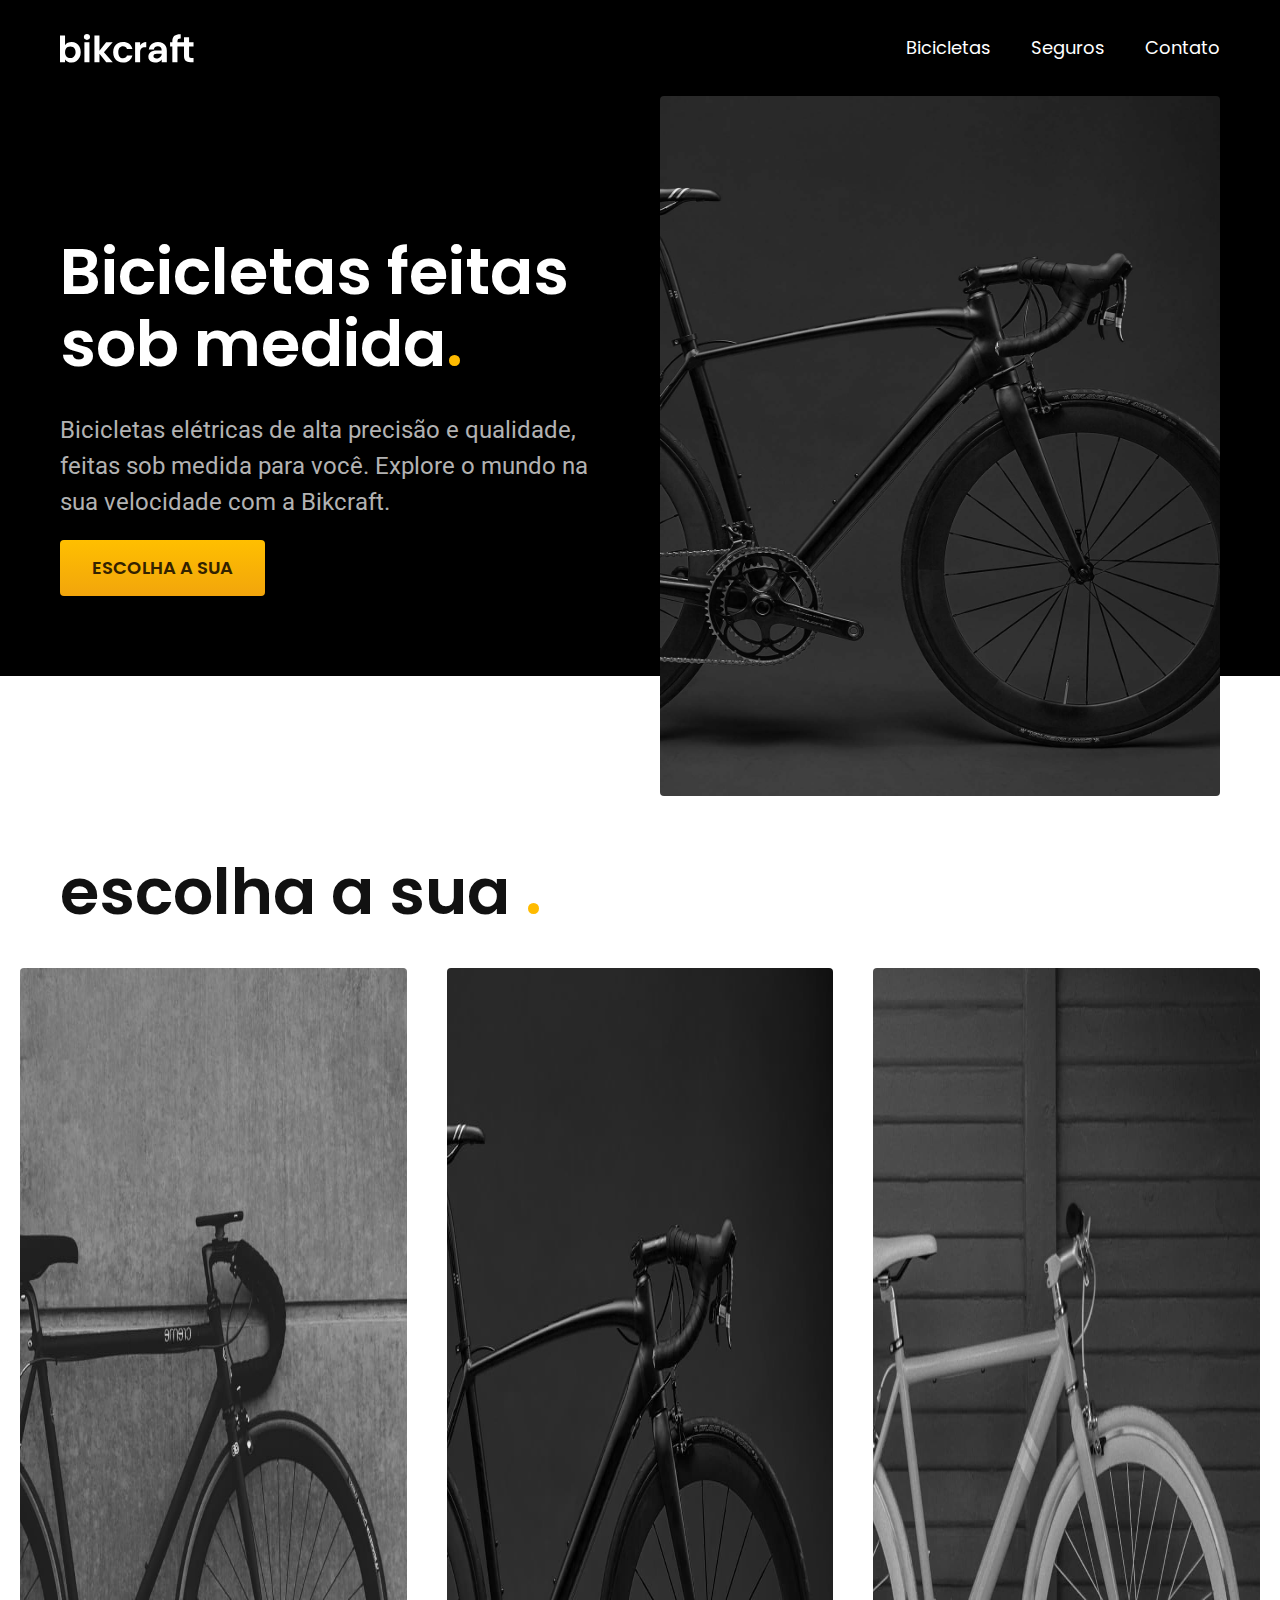
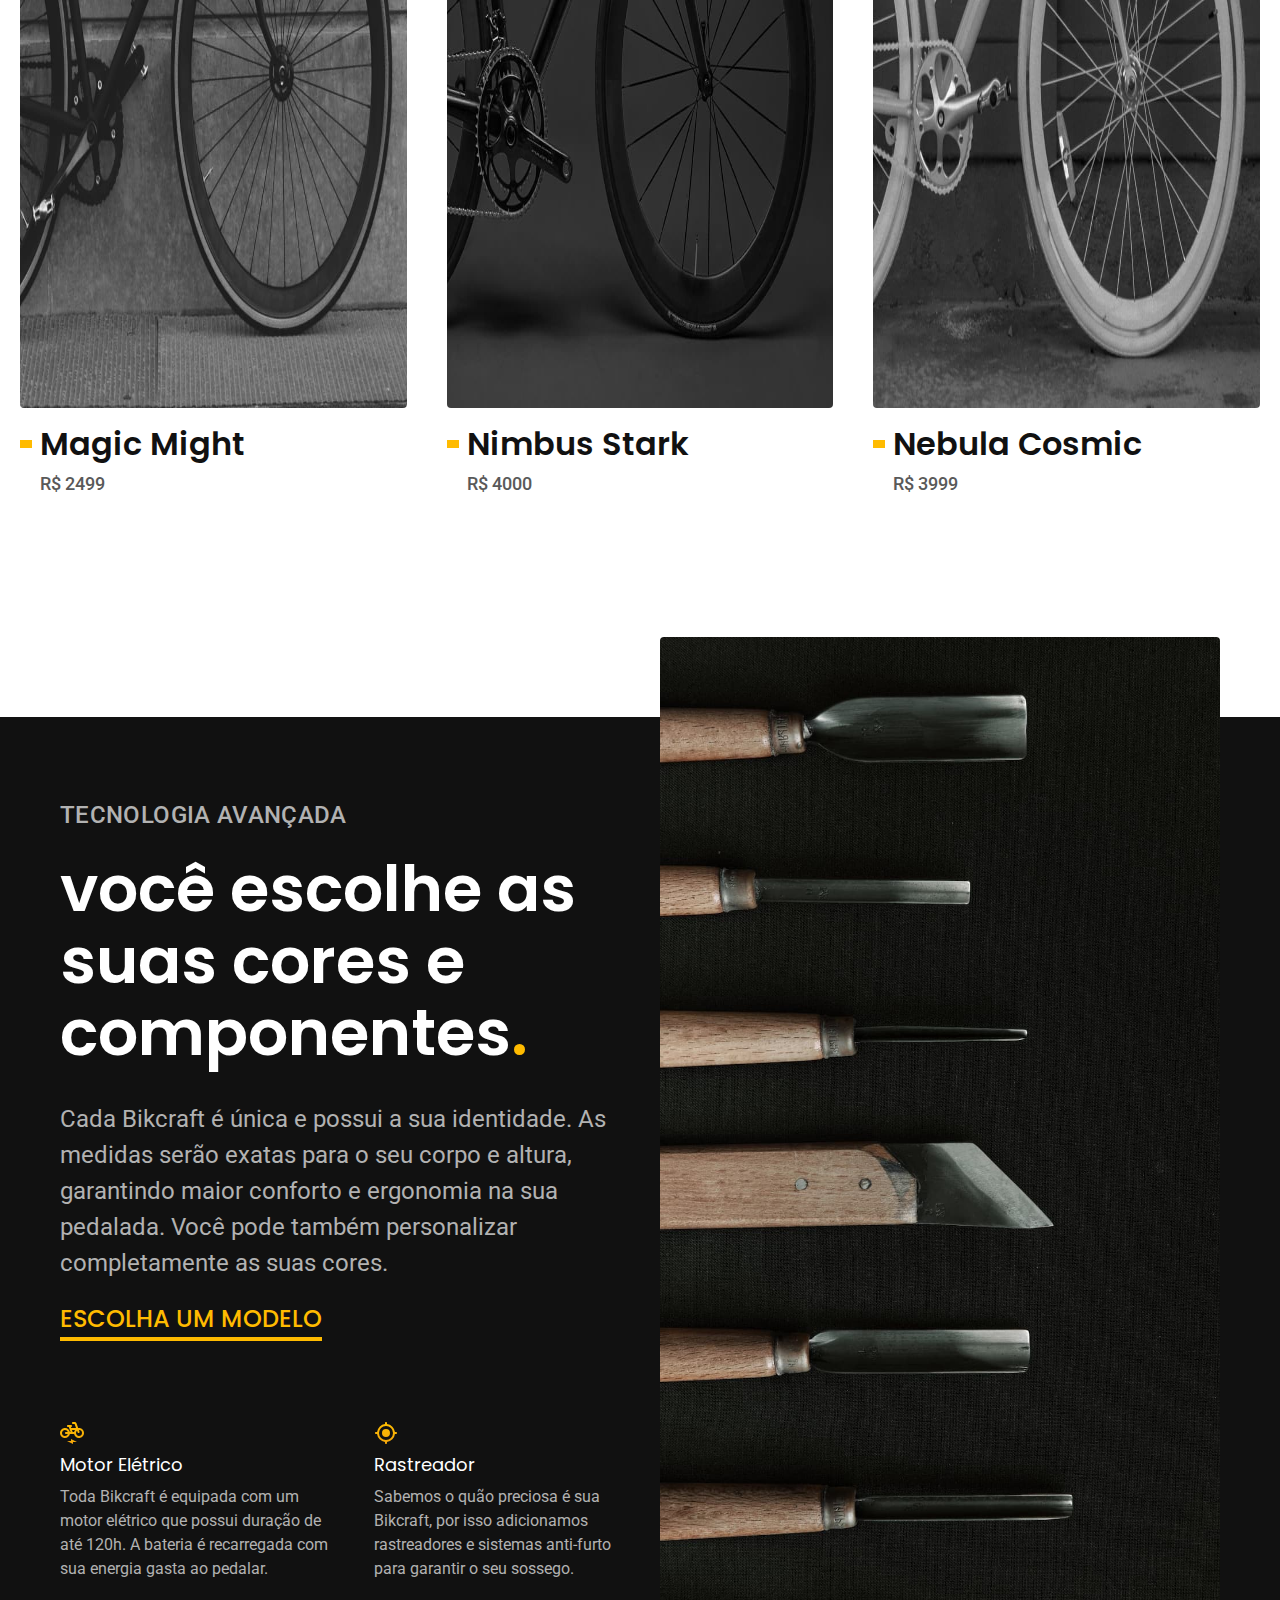
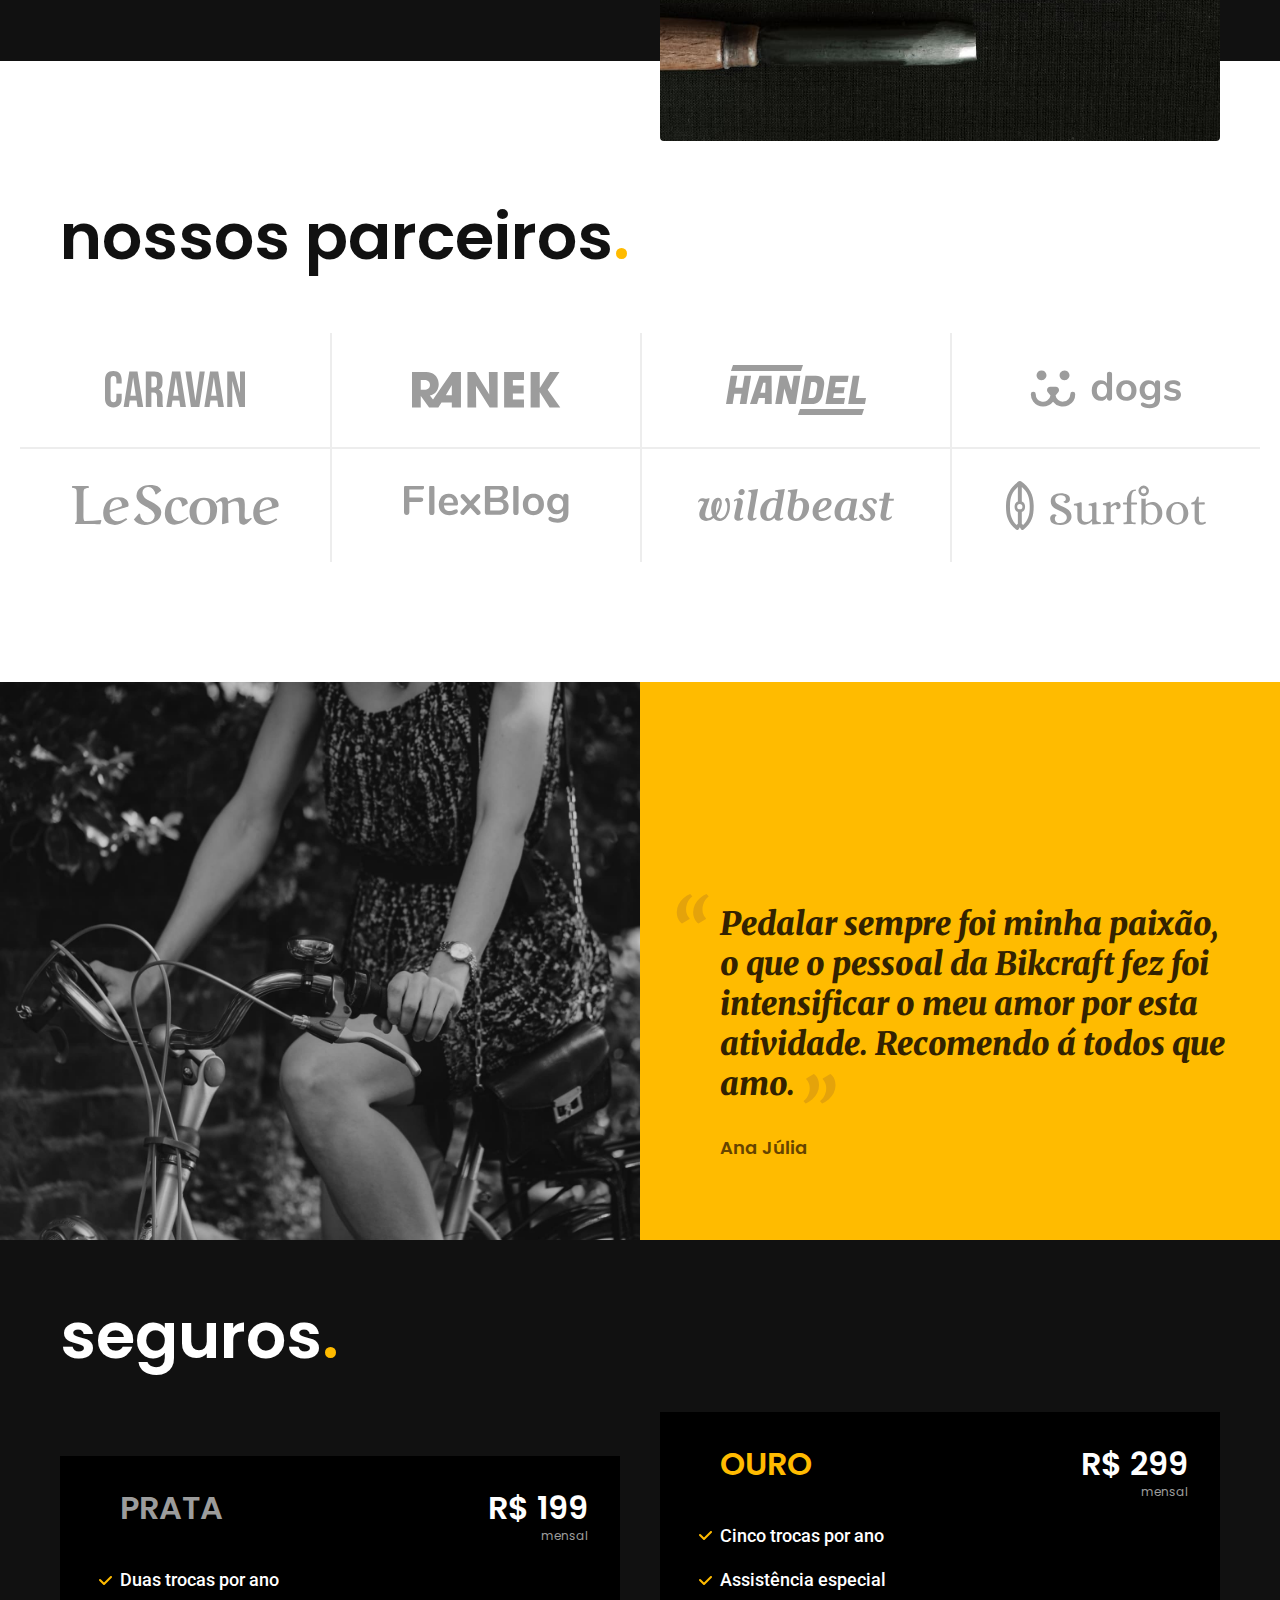
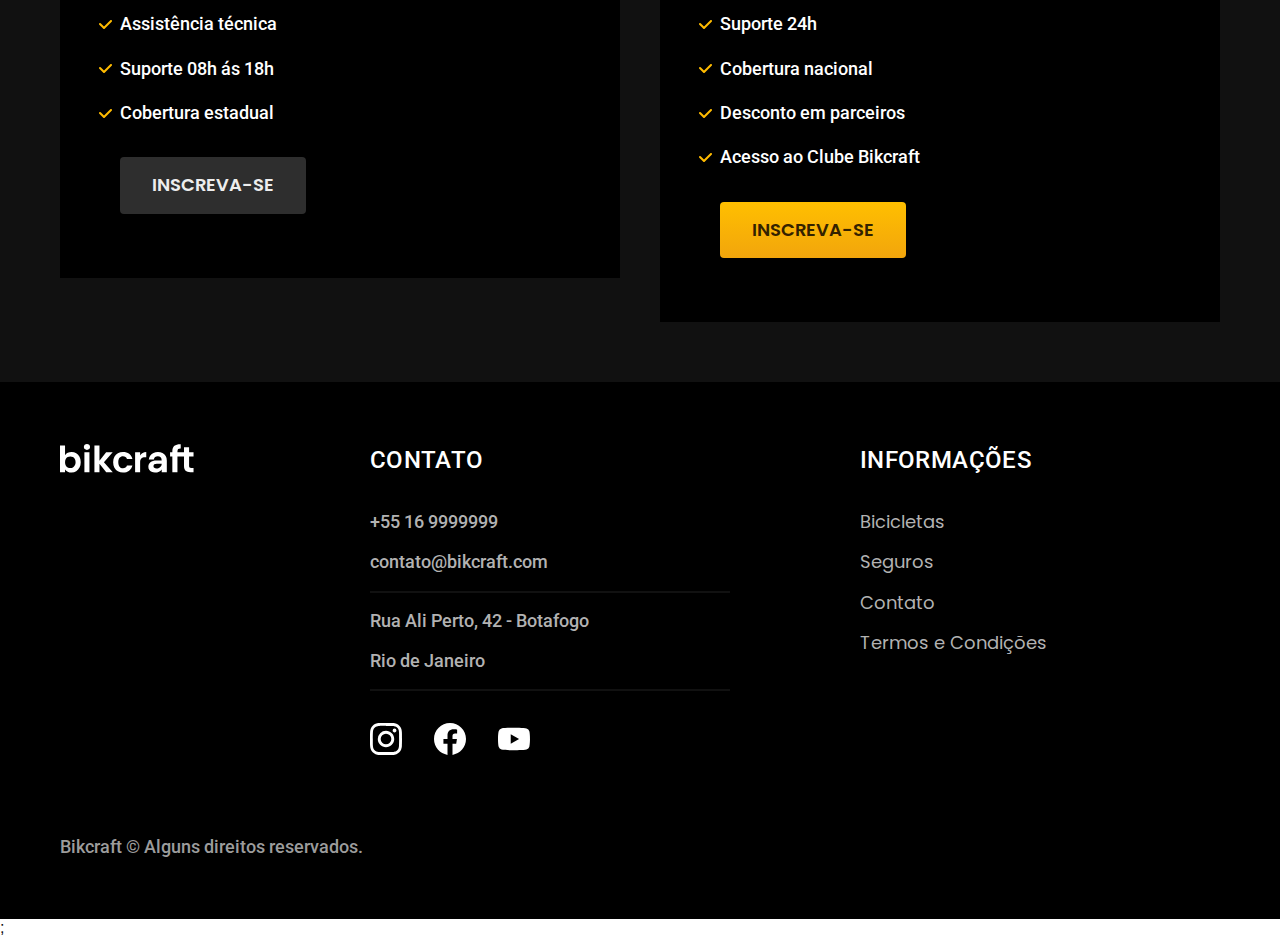
<file: index.html>
<!DOCTYPE html>
<html lang="pt-br">

<head>
    <meta charset="UTF-8">
    <meta name="viewport" content="width=device-width, initial-scale=1.0">

    <title>Bikcraft - Bicicletas Elétricas</title>
    <meta name="description"
        content="Bicicletas elétricas de alta precisão e qualidade, feitas sob medida para você. Explore o mundo na sua velocidade com a Bikcraft.">
    <link rel="preload" href="./css/style.css" as="style">
    <link rel="stylesheet" href="./css/style.css">

    <link rel="preconnect" href="https://fonts.googleapis.com">
    <link rel="preconnect" href="https://fonts.gstatic.com" crossorigin>
    <link
        href="https://fonts.googleapis.com/css2?family=Merriweather:ital,wght@1,900&family=Poppins:wght@400;600&family=Roboto:wght@500&display=swap"
        rel="stylesheet">

    <script>document.documentElement.classList.add('js');</script>
</head>

<body>
    <header class="header-bg">
        <div class="header container">
            <a href="./">
                <img src="./img/bikcraft.svg" width="136" height="32" alt="Bikcraft">
            </a>
            <nav aria-label="primaria">
                <ul class="header-menu font-1-m cor-0">
                    <li><a href="./bicicletas.html">Bicicletas</a></li>
                    <li><a href="./seguros.html">Seguros</a></li>
                    <li><a href="./contato.html">Contato</a></li>
                </ul>
            </nav>
        </div>
    </header>

    <main class="introducao-bg">
        <div class="introducao container">
            <div class="introducao-conteudo">
                <h1 class="font-1-xxl cor-0 fadeInDown" data-anime="200">Bicicletas feitas sob medida<span
                        class="cor-p1">.</span></h1>
                <p class="font-2-l cor-5 fadeInDown" data-anime="400">Bicicletas elétricas de alta precisão e qualidade,
                    feitas sob medida para
                    você. Explore o mundo na sua velocidade com a Bikcraft.</p>
                <a class="botao fadeInDown" data-anime="600" href="./bicicletas.html">Escolha a sua</a>
            </div>
            <picture data-anime="800" class="fadeInDown">
                <source media="(max-width: 800px)" srcset="./img/bicicletas/nimbus.jpg">
                <img src="./img/fotos/introducao.jpg" width="1280" height="1600" alt="Bicicleta elétrica preta.">
            </picture>
        </div>
    </main>

    <article class="bicicletas-lista">
        <h2 class="font-1-xxl container">escolha a sua <span class="cor-p1">.</span></h2>

        <ul>
            <li>
                <a href="./bicicletas/magic.html">
                    <img src="img/bicicletas/magic-home.jpg" alt="Bicicleta Preta" width="920" height="1040">
                    <h3 class="font-1-xl">Magic Might</h3>
                    <span class="font-2-m cor-8">R$ 2499</span>
                </a>
            </li>

            <li>
                <a href="./bicicletas/nimbus.html">
                    <img src="img/bicicletas/nimbus-home.jpg" alt="Bicicleta Preta" width="920" height="1040">
                    <h3 class="font-1-xl">Nimbus Stark</h3>
                    <span class="font-2-m cor-8">R$ 4000</span>
                </a>
            </li>
            <li>
                <a href="./bicicletas/nebula.html">
                    <img src="img/bicicletas/nebula-home.jpg" alt="Bicicleta Preta" width="920" height="1040">
                    <h3 class="font-1-xl">Nebula Cosmic</h3>
                    <span class="font-2-m cor-8">R$ 3999</span>
                </a>
            </li>
    </article>

    <article class="tecnologia-bg">
        <div class="tecnologia container">
            <div class="tecnologia-conteudo">
                <span class="font-2-l-b cor-5">Tecnologia Avançada</span>
                <h2 class="font-1-xxl cor-0">você escolhe as suas cores e componentes<span class="cor-p1">.</span></h2>
                <p class="font-2-l cor-5">Cada Bikcraft é única e possui a sua identidade. As medidas serão exatas para
                    o seu corpo e altura, garantindo maior conforto e ergonomia na sua pedalada. Você pode também
                    personalizar completamente as suas cores.</p>
                <a class="link" href="./bicicletas.html">Escolha um modelo</a>
                <div class="tecnologia-vantagens">
                    <div>
                        <img src="img/icones/eletrica.svg" width="24" height="24" alt="">
                        <h3 class="font-1-m cor-0">Motor Elétrico</h3>
                        <p class="font-2-s cor-5">Toda Bikcraft é equipada com um motor elétrico que possui duração de
                            até 120h. A bateria é recarregada com sua energia gasta ao pedalar.</p>
                    </div>
                    <div>
                        <img src="img/icones/rastreador.svg" width="24" height="24" alt="">
                        <h3 class="font-1-m cor-0">Rastreador</h3>
                        <p class="font-2-s cor-5">Sabemos o quão preciosa é sua Bikcraft, por isso adicionamos
                            rastreadores e sistemas anti-furto para garantir o seu sossego.</p>
                    </div>
                </div>
            </div>
            <div class="tecnologia-imagem">
                <img src="img/fotos/tecnologia.jpg" width="1200" height="1920" alt="">
            </div>
        </div>
    </article>

    <section class="parceiros" aria-label="Nossos Parceiros">
        <h2 class="font-1-xxl container">nossos parceiros<span class="cor-p1">.</span></h2>

        <ul>
            <li><img src="img/parceiros/caravan.svg" alt="caravan" width="140" height="38"></li>
            <li><img src="img/parceiros/ranek.svg" alt="ranek.svg" width="149" height="36"></li>
            <li><img src="img/parceiros/handel.svg" alt="handel.svg" width="140" height="50"></li>
            <li><img src="img/parceiros/dogs.svg" alt="dogs.svg" width="152" height="39"></li>
            <li><img src="img/parceiros/lescone.svg" alt="lescone.svg" width="208" height="41"></li>
            <li><img src="img/parceiros/flexblog.svg" alt="flexblog.svg" width="165" height="38"></li>
            <li><img src="img/parceiros/wildbeast.svg" alt="wildbeast.svg" width="196" height="34"></li>
            <li><img src="img/parceiros/surfbot.svg" alt="surfbot.svg" width="200" height="49"></li>
        </ul>
    </section>

    <section class="depoimento" aria-label="Depoimento">
        <div>
            <img src="img/fotos/depoimento.jpg" alt="Pessoa pedalando uma bicicleta Bikcraft" width="1560"
                height="1360">
        </div>
        <div class="depoimento-conteudo">
            <blockquote class="font-1-xl cor-p5">
                <p>Pedalar sempre foi minha paixão, o que o pessoal da Bikcraft fez foi intensificar o meu amor por esta
                    atividade. Recomendo á todos que amo.</p>
            </blockquote>
            <span class="font-1-m-b cor-p4">Ana Júlia</span>
        </div>
    </section>

    <article class="seguros-bg">
        <div class="seguros container">
            <h2 class="font-1-xxl cor-0">seguros<span class="cor-p1">.</span></h2>
            <div class="seguros-item">
                <h3 class="font-1-xl cor-6">PRATA</h3>
                <span class="font-1-xl cor-0">R$ 199 <span class="font-1-xs cor-6">mensal</span></span>
                <ul class="font-2-m cor-0">
                    <li>Duas trocas por ano</li>
                    <li>Assistência técnica</li>
                    <li>Suporte 08h ás 18h</li>
                    <li>Cobertura estadual</li>
                </ul>
                <a class="botao secundario" href="./orcamento.html">Inscreva-se</a>
            </div>

            <div class="seguros-item">
                <h3 class="font-1-xl cor-p1">OURO</h3>
                <span class="font-1-xl cor-0">R$ 299 <span class="font-1-xs cor-6">mensal</span></span>
                <ul class="font-2-m cor-0">
                    <li>Cinco trocas por ano</li>
                    <li>Assistência especial</li>
                    <li>Suporte 24h</li>
                    <li>Cobertura nacional</li>
                    <li>Desconto em parceiros</li>
                    <li>Acesso ao Clube Bikcraft</li>
                </ul>
                <a class="botao" href="./orcamento.html">Inscreva-se</a>
            </div>
        </div>
    </article>

    <footer class="footer-bg">
        <div class="footer container">
            <img src="./img/bikcraft.svg" alt="Bikcraft" width="136" height="32">

            <div class="footer-contato">
                <h3 class="font-2-l-b cor-0">Contato</h3>
                <ul class="font-2-m cor-5">
                    <li><a href="tel:+5516999999999">+55 16 9999999</a></li>
                    <li><a href="mailto:contato@bikcraft.com">contato@bikcraft.com</a></li>
                    <li>Rua Ali Perto, 42 - Botafogo</li>
                    <li>Rio de Janeiro</li>
                </ul>
                <div class="footer-redes">
                    <a href="./">
                        <img src="./img/redes/instagram.svg" alt="Instagram" width="32" height="32">
                    </a>
                    <a href="./">
                        <img src="./img/redes/facebook.svg" alt="Facebook" width="32" height="32">
                    </a>
                    <a href="./">
                        <img src="./img/redes/youtube.svg" alt="Youtube" width="32" height="32">
                    </a>
                </div>
            </div>
            <div class="footer-informacoes">
                <h3 class="font-2-l-b cor-0">Informações</h3>
                <nav>
                    <ul class="font-1-m cor-5">
                        <li><a href="./bicicletas.html">Bicicletas</a></li>
                        <li><a href="./seguros.html">Seguros</a></li>
                        <li><a href="./contatos.html">Contato</a></li>
                        <li><a href="./termos.html">Termos e Condições</a></li>
                    </ul>
                </nav>
            </div>
            <p class="footer-copy font-2-m cor-6">Bikcraft © Alguns direitos reservados.</p>
        </div>
    </footer>

    <script src="./js/plugins/simple-anime.js"></script>;
    <script src="./js/script.js"></script>
</body>

</html>
</file>
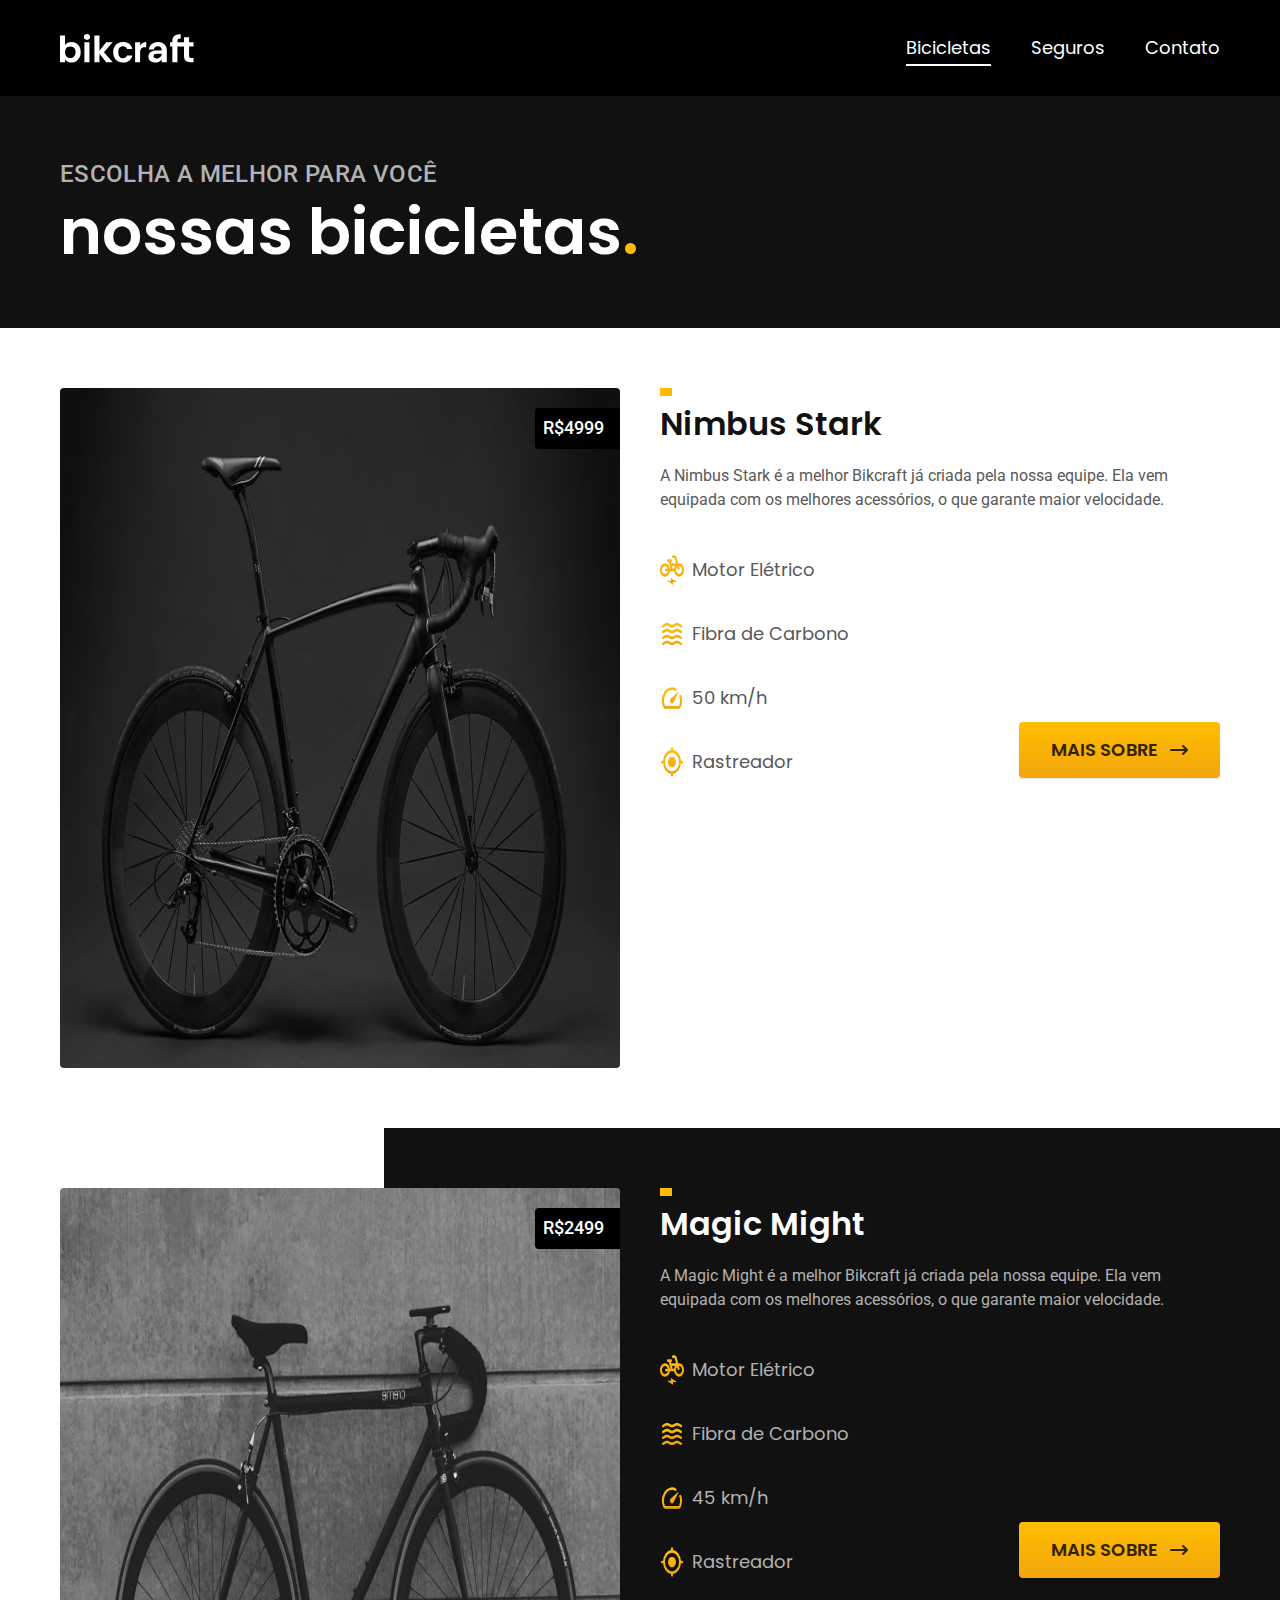
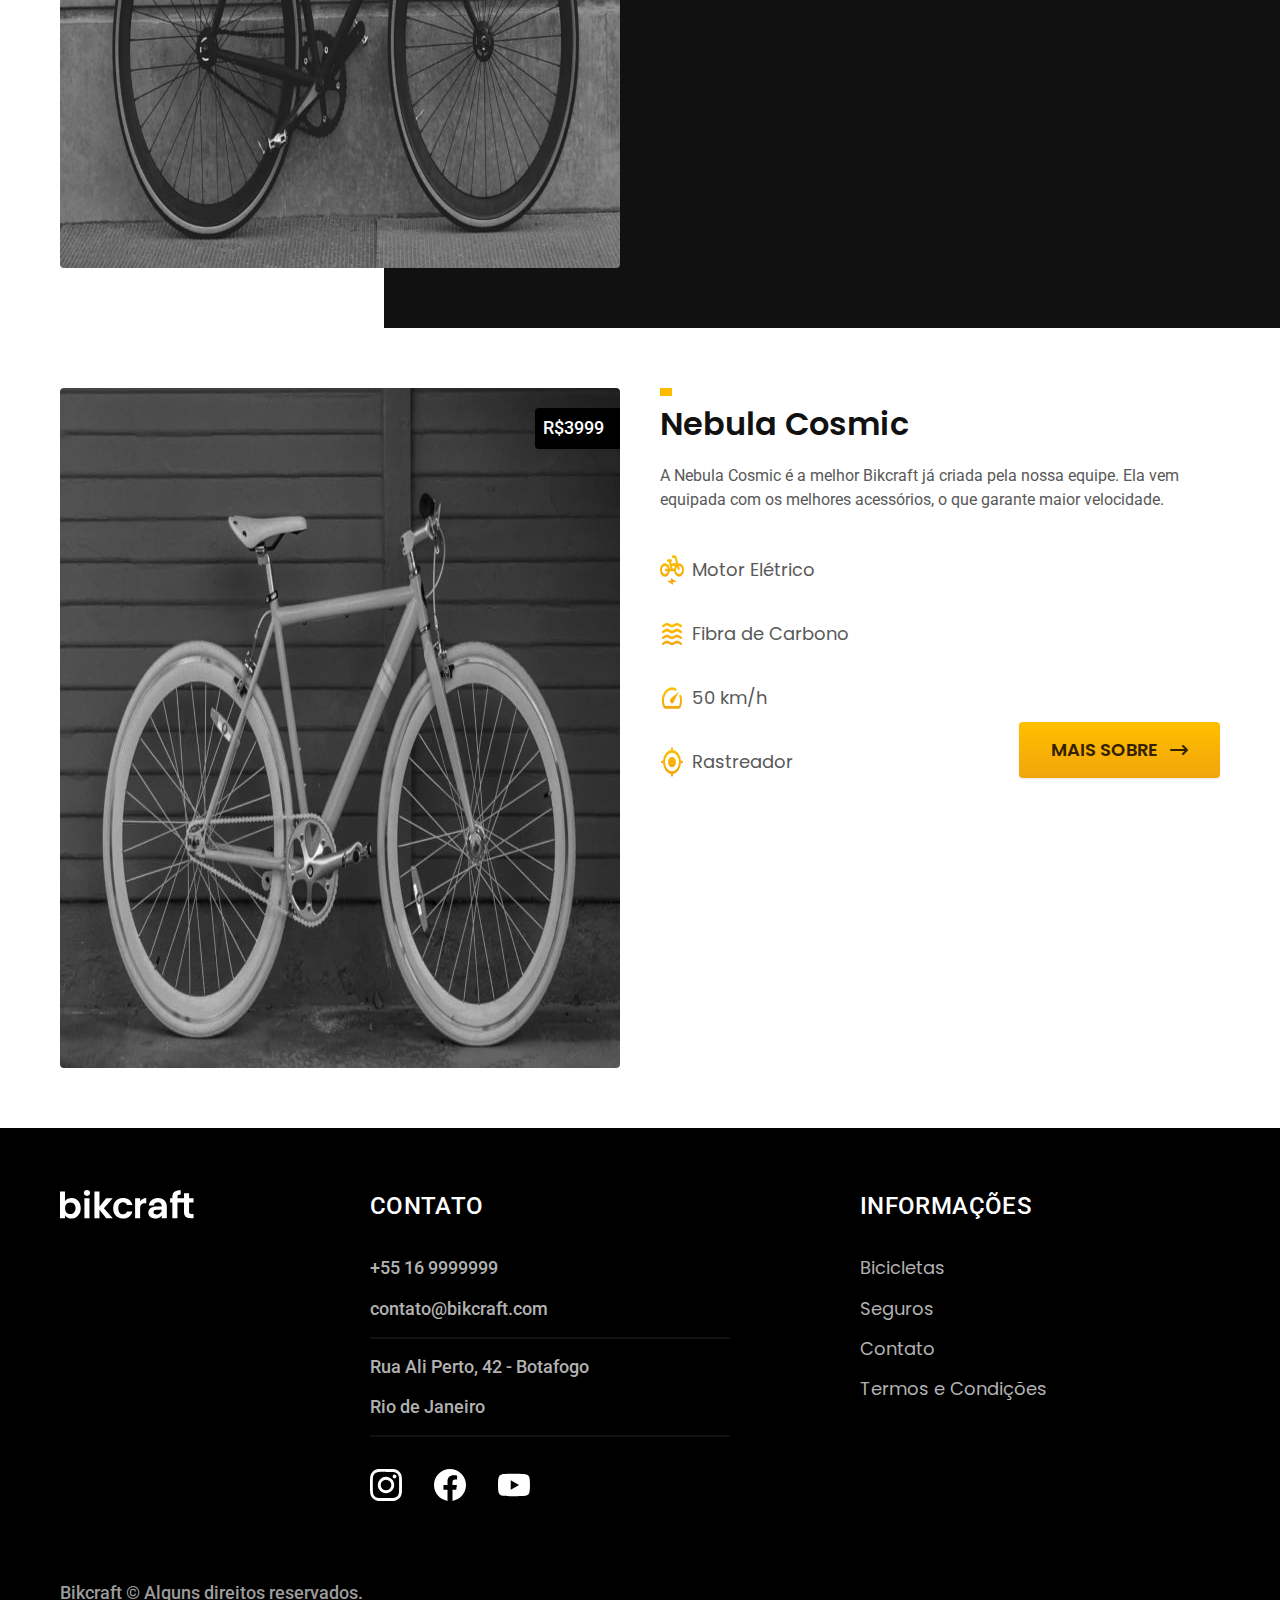
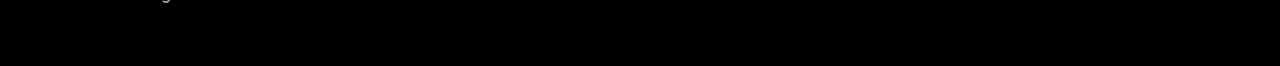
<file: bicicletas.html>
<!DOCTYPE html>
<html lang="pt-br">

<head>
  <meta charset="UTF-8">
  <meta name="viewport" content="width=device-width, initial-scale=1.0">

  <title>Bicicletas | Bikcraft </title>
  <meta name="description" content="Bicicletas.">

  <link rel="preload" href="./css/style.css" as="style">
    <link rel="stylesheet" href="./css/style.css">

  <link rel="preconnect" href="https://fonts.googleapis.com">
  <link rel="preconnect" href="https://fonts.gstatic.com" crossorigin>
  <link
    href="https://fonts.googleapis.com/css2?family=Merriweather:ital,wght@1,900&family=Poppins:wght@400;600&family=Roboto:wght@500&display=swap"
    rel="stylesheet">
<script>document.documentElement.classList.add('js');</script>    
</head>

<body id="bicicletas">
  <header class="header-bg">
    <div class="header container">
      <a href="./">
        <img src="./img/bikcraft.svg" alt="Bikcraft" width="136" height="32">
      </a>
      <nav aria-label="primaria">
        <ul class="header-menu font-1-m cor-0">
          <li><a href="./bicicletas.html">Bicicletas</a></li>
          <li><a href="./seguros.html">Seguros</a></li>
          <li><a href="./contato.html">Contato</a></li>
        </ul>
      </nav>
    </div>
  </header>

  <main>
    <div class="titulo-bg">
      <div class="titulo container">
        <p class="font-2-l-b cor-5">Escolha a melhor para você</p>
        <h1 class="font-1-xxl cor-0">nossas bicicletas<span class="cor-p1">.</span></h1>
      </div>
    </div>

    <div class="bicicletas container">
      <div class="bicicletas-imagem">
        <img src="./img/bicicletas/nimbus.jpg" alt="Bicicleta Preta" width="1120" height="680">
        <span class="font-2-m cor-0">R$4999</span>
      </div>
      <div class="bicicletas-conteudo">
        <h2 class="font-1-xl">Nimbus Stark</h2>
        <p class="font-2-s cor-8">A Nimbus Stark é a melhor Bikcraft já criada pela nossa equipe. Ela vem equipada com
          os melhores acessórios, o que garante maior velocidade.</p>
        <ul class="font-1-m cor-8">
          <li>
            <img src="img/icones/eletrica.svg" alt="" width="32" height="32">Motor Elétrico
          </li>
          <li>
            <img src="img/icones/carbono.svg" alt="" width="32" height="32">Fibra de Carbono
          </li>
          <li>
            <img src="img/icones/velocidade.svg" alt="" width="32" height="32">50 km/h
          </li>
          <li>
            <img src="img/icones/rastreador.svg" alt="" width="32" height="32">Rastreador
          </li>
        </ul>
        <a class="botao seta" href="./bicicletas/nimbus.html">Mais Sobre</a>
      </div>
    </div>

    <div class="bicicletas-bg">
      <div class="bicicletas container">
        <div class="bicicletas-imagem">
          <img src="./img/bicicletas/magic.jpg" alt="Bicicleta Branca" width="1120" height="680">
          <span class="font-2-m cor-0">R$2499</span>
        </div>
        <div class="bicicletas-conteudo">
          <h2 class="font-1-xl cor-0">Magic Might</h2>
          <p class="font-2-s cor-5">A Magic Might é a melhor Bikcraft já criada pela nossa equipe. Ela vem equipada com
            os melhores acessórios, o que garante maior velocidade.</p>
          <ul class="font-1-m cor-5">
            <li>
              <img src="img/icones/eletrica.svg" alt=""  width="32" height="32">Motor Elétrico
            </li>
            <li>
              <img src="img/icones/carbono.svg" alt=""  width="32" height="32">Fibra de Carbono
            </li>
            <li>
              <img src="img/icones/velocidade.svg" alt=""  width="32" height="32">45 km/h
            </li>
            <li>
              <img src="img/icones/rastreador.svg" alt=""  width="32" height="32">Rastreador
            </li>
          </ul>
          <a class="botao seta" href="./bicicletas/magic.html">Mais Sobre</a>
        </div>
      </div>
    </div>

    <div class="bicicletas container">
      <div class="bicicletas-imagem">
        <img src="./img/bicicletas/nebula.jpg" alt="Bicicleta Preta" width="1120" height="680">
        <span class="font-2-m cor-0">R$3999</span>
      </div>
      <div class="bicicletas-conteudo">
        <h2 class="font-1-xl">Nebula Cosmic</h2>
        <p class="font-2-s cor-8">A Nebula Cosmic é a melhor Bikcraft já criada pela nossa equipe. Ela vem equipada com
          os melhores acessórios, o que garante maior velocidade.</p>
        <ul class="font-1-m cor-8">
          <li>
            <img src="img/icones/eletrica.svg" alt="" width="32" height="32">Motor Elétrico
          </li>
          <li>
            <img src="img/icones/carbono.svg" alt="" width="32" height="32">Fibra de Carbono
          </li>
          <li>
            <img src="img/icones/velocidade.svg" alt="" width="32" height="32">50 km/h
          </li>
          <li>
            <img src="img/icones/rastreador.svg" alt="" width="32" height="32">Rastreador
          </li>
        </ul>
        <a class="botao seta" href="./bicicletas/nebula.html">Mais Sobre</a>
      </div>
    </div>
  </main>

  <footer class="footer-bg">
    <div class="footer container">
      <img src="./img/bikcraft.svg" alt="Bikcraft" width="136" height="32">

      <div class="footer-contato">
        <h3 class="font-2-l-b cor-0">Contato</h3>
        <ul class="font-2-m cor-5">
          <li><a href="tel:+5516999999999">+55 16 9999999</a></li>
          <li><a href="mailto:contato@bikcraft.com">contato@bikcraft.com</a></li>
          <li>Rua Ali Perto, 42 - Botafogo</li>
          <li>Rio de Janeiro</li>
        </ul>
        <div class="footer-redes">
          <a href="./">
            <img src="./img/redes/instagram.svg" alt="Instagram" width="32" height="32">
          </a>
          <a href="./">
            <img src="./img/redes/facebook.svg" alt="Facebook" width="32" height="32">
          </a>
          <a href="./">
            <img src="./img/redes/youtube.svg" alt="Youtube" width="32" height="32">
          </a>
        </div>
      </div>
      <div class="footer-informacoes">
        <h3 class="font-2-l-b cor-0">Informações</h3>
        <nav>
          <ul class="font-1-m cor-5">
            <li><a href="./bicicletas.html">Bicicletas</a></li>
            <li><a href="./seguros.html">Seguros</a></li>
            <li><a href="./contatos.html">Contato</a></li>
            <li><a href="./termos.html">Termos e Condições</a></li>
          </ul>
        </nav>
      </div>
      <p class="footer-copy font-2-m cor-6">Bikcraft © Alguns direitos reservados.</p>
    </div>
  </footer>
<script src="./js/script.js"></script>
</body>
</file>
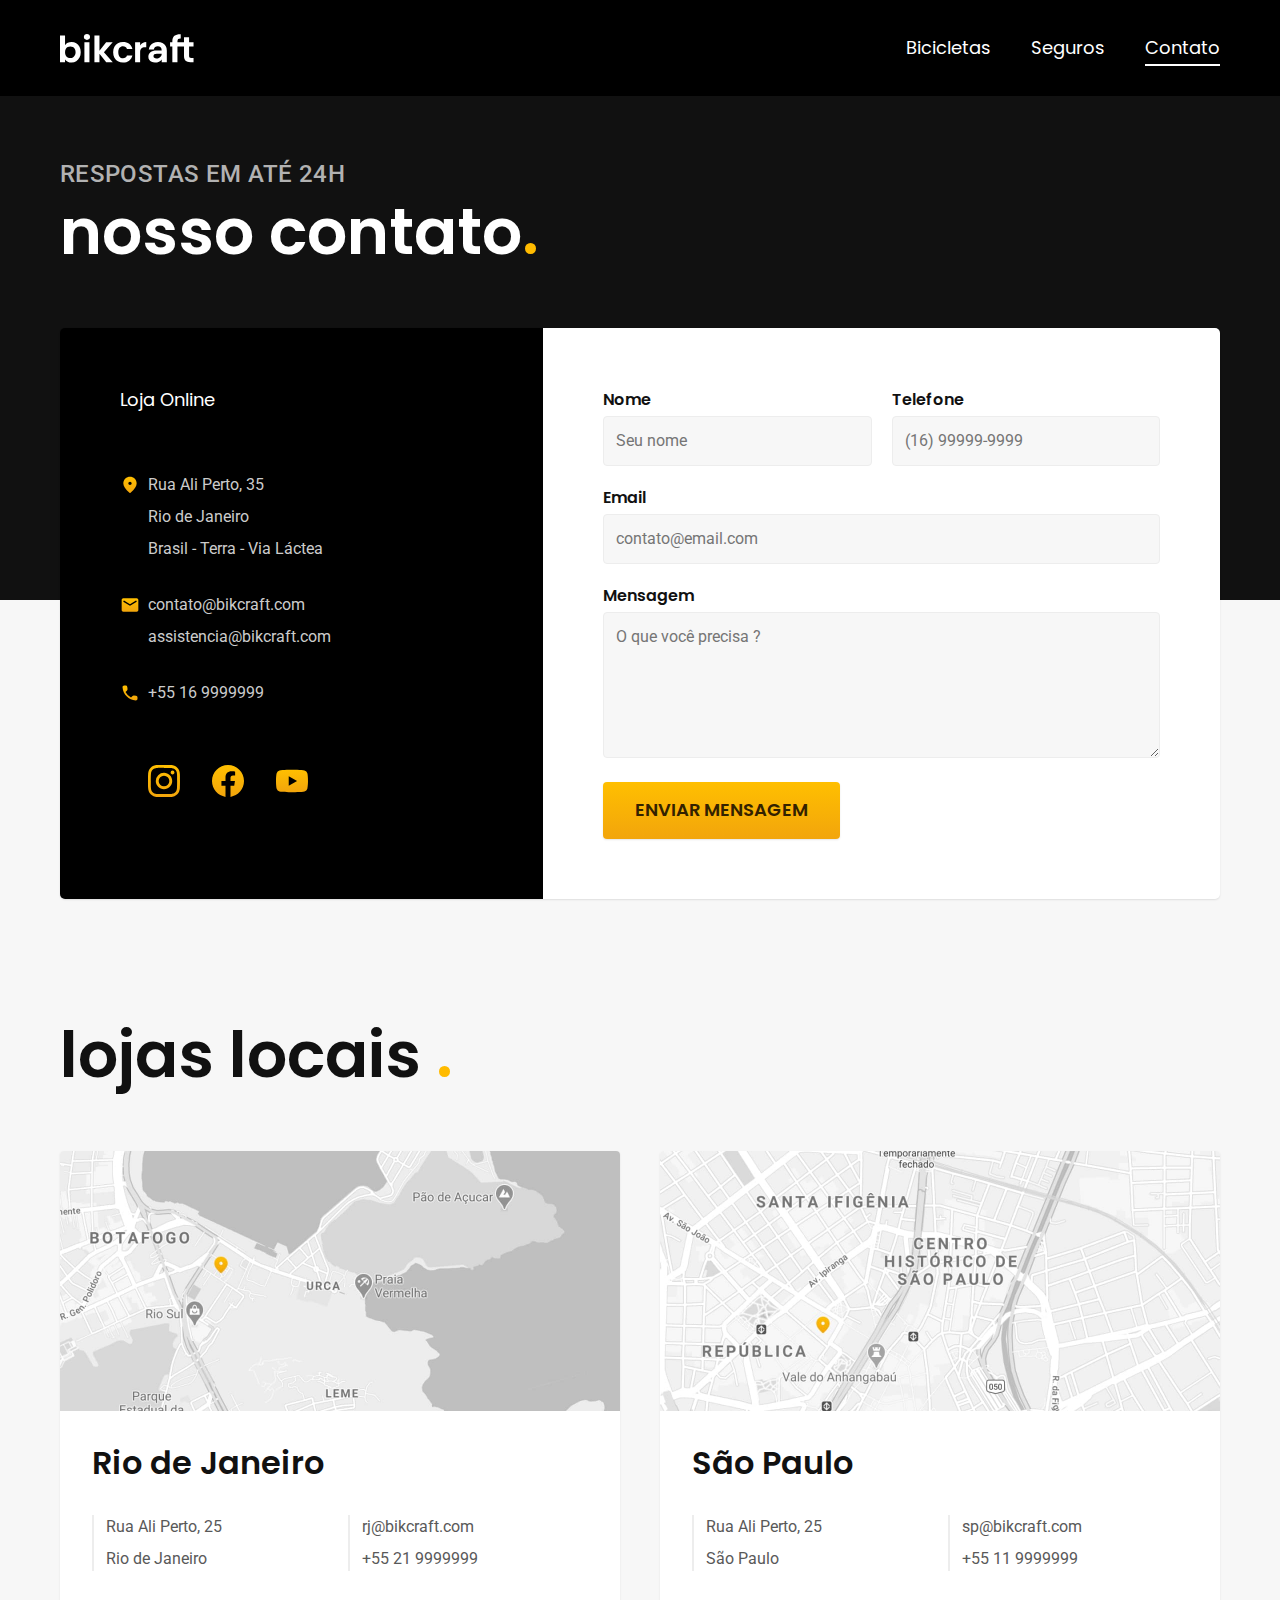
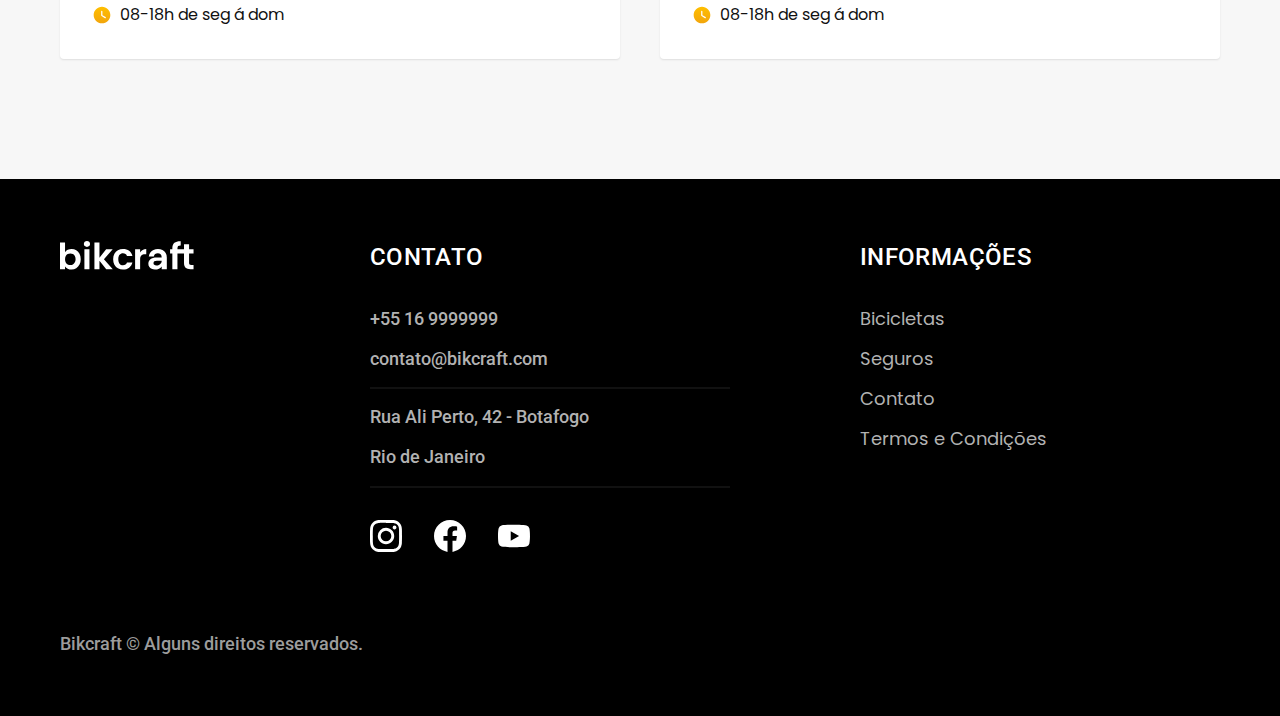
<file: contato.html>
<!DOCTYPE html>
<html lang="pt-br">

<head>
  <meta charset="UTF-8">
  <meta name="viewport" content="width=device-width, initial-scale=1.0">

  <title>Contato | Bikcraft </title>
  <meta name="description" content="Termos e condições.">

  <link rel="preload" href="./css/style.css" as="style">
    <link rel="stylesheet" href="./css/style.css">

  <link rel="preconnect" href="https://fonts.googleapis.com">
  <link rel="preconnect" href="https://fonts.gstatic.com" crossorigin>
  <link
    href="https://fonts.googleapis.com/css2?family=Merriweather:ital,wght@1,900&family=Poppins:wght@400;600&family=Roboto:wght@500&display=swap"
    rel="stylesheet">
<script>document.documentElement.classList.add('js');</script>    
</head>

<body id="contato">
  <header class="header-bg">
    <div class="header container">
      <a href="./">
        <img src="./img/bikcraft.svg" alt="Bikcraft">
      </a>
      <nav aria-label="primaria">
        <ul class="header-menu font-1-m cor-0">
          <li><a href="./bicicletas.html">Bicicletas</a></li>
          <li><a href="./seguros.html">Seguros</a></li>
          <li><a href="./contato.html">Contato</a></li>
        </ul>
      </nav>
    </div>
  </header>

  <main>
    <div class="titulo-bg">
      <div class="titulo container">
        <p class="font-2-l-b cor-5">Respostas em até 24h</p>
        <h1 class="font-1-xxl cor-0">nosso contato<span class="cor-p1">.</span></h1>
      </div>
    </div>

    <div class="contato container">
      <section class="contato-dados" aria-label="Endereço">
        <h2 class="font-1-m cor-0">Loja Online</h2>
        <div class="contato-endereco font-2-s cor-4">
          <p>Rua Ali Perto, 35</p>
          <p>Rio de Janeiro</p>
          <p>Brasil - Terra - Via Láctea</p>
        </div>

        <address class="contato-meios font-2-s cor-4">
          <a href="mailto:contato@bikcraft.com">contato@bikcraft.com</a>
          <a href="mailto:assistencia@bikcraft.com">assistencia@bikcraft.com</a>
          <a href="tel:+5516999999999">+55 16 9999999</a>
        </address>
        <div class="contato-redes">
          <a href="./">
            <img src="./img/redes/instagram-p.svg" alt="Instagram">
          </a>
          <a href="./">
            <img src="./img/redes/facebook-p.svg" alt="Facebook">
          </a>
          <a href="./">
            <img src="./img/redes/youtube-p.svg" alt="Youtube">
          </a>
        </div>
      </section>
      <section class="contato-formulario" aria-label="Formulário">
        <form class="form" action="./contato.html">
          <div>
            <label for="nome">Nome</label>
            <input type="text" id="nome" name="nome" placeholder="Seu nome">
          </div>
          <div>
            <label for="telefone">Telefone</label>
            <input type="tel" id="telefone" name="telefone" placeholder="(16) 99999-9999">
          </div>
          <div class="col-2">
            <label for="email">Email</label>
            <input type="email" id="email" name="email" placeholder="contato@email.com">
          </div>
          <div class="col-2">
            <label for="mensagem">Mensagem</label>
            <textarea name="mensagem" id="mensagem" rows="5" placeholder="O que você precisa ? "></textarea>
          </div>
          <button class="botao col-2">Enviar Mensagem</button>
        </form>
      </section>
    </div>
  </main>

  <article class="lojas container">
    <h2 class="font-1-xxl">lojas locais <span class="cor-p1">.</span></h2>
    <div class="lojas-item">
      <img src="./img/lojas/rj.jpg" alt="mapa marcando Rua Ali Perto, 25 - Rio de Janeiro - RJ">
      <div class="lojas-conteudo">
      <h3 class="font-1-xl">Rio de Janeiro</h3>
      <div class="lojas-dados font-2-s cor-8">
        <p>Rua Ali Perto, 25</p>
        <p>Rio de Janeiro</p>
      </div>
        <div class="lojas-dados font-2-s cor-8">
          <a href="mailto:rj@bikcraft.com">rj@bikcraft.com</a>
          <a href="tel:+5521999999999">+55 21 9999999</a>
        </div>
        <p class="lojas-tempo font-1-s"><img src="./img/icones/horario.svg" alt=""> 08-18h de seg á dom</p>
      </div>
    </div>
    <div class="lojas-item">
      <img src="./img/lojas/sp.jpg" alt="mapa marcando Rua Ali Perto, 25 - São Paulo - SP">
      <div class="lojas-conteudo">
        <h3 class="font-1-xl">São Paulo</h3>
        <div class="lojas-dados font-2-s cor-8">
          <p>Rua Ali Perto, 25</p>
          <p>São Paulo</p>
        </div>
        <div class="lojas-dados font-2-s cor-8">
          <a href="mailto:sp@bikcraft.com">sp@bikcraft.com</a>
          <a href="tel:+5511999999999">+55 11 9999999</a>
        </div>
        <p class="lojas-tempo font-1-s"><img src="./img/icones/horario.svg" alt=""> 08-18h de seg á dom</p>
      </div>
    </div>
  </article>

  <footer class="footer-bg">
    <div class="footer container">
      <img src="./img/bikcraft.svg" alt="Bikcraft">

      <div class="footer-contato">
        <h3 class="font-2-l-b cor-0">Contato</h3>
        <ul class="font-2-m cor-5">
          <li><a href="tel:+5516999999999">+55 16 9999999</a></li>
          <li><a href="mailto:contato@bikcraft.com">contato@bikcraft.com</a></li>
          <li>Rua Ali Perto, 42 - Botafogo</li>
          <li>Rio de Janeiro</li>
        </ul>
        <div class="footer-redes">
          <a href="./">
            <img src="./img/redes/instagram.svg" alt="Instagram">
          </a>
          <a href="./">
            <img src="./img/redes/facebook.svg" alt="Facebook">
          </a>
          <a href="./">
            <img src="./img/redes/youtube.svg" alt="Youtube">
          </a>
        </div>
      </div>
      <div class="footer-informacoes">
        <h3 class="font-2-l-b cor-0">Informações</h3>
        <nav>
          <ul class="font-1-m cor-5">
            <li><a href="./bicicletas.html">Bicicletas</a></li>
            <li><a href="./seguros.html">Seguros</a></li>
            <li><a href="./contatos.html">Contato</a></li>
            <li><a href="./termos.html">Termos e Condições</a></li>
          </ul>
        </nav>
      </div>
      <p class="footer-copy font-2-m cor-6">Bikcraft © Alguns direitos reservados.</p>
    </div>
  </footer>
<script src="./js/script.js"></script>
</body>
</file>
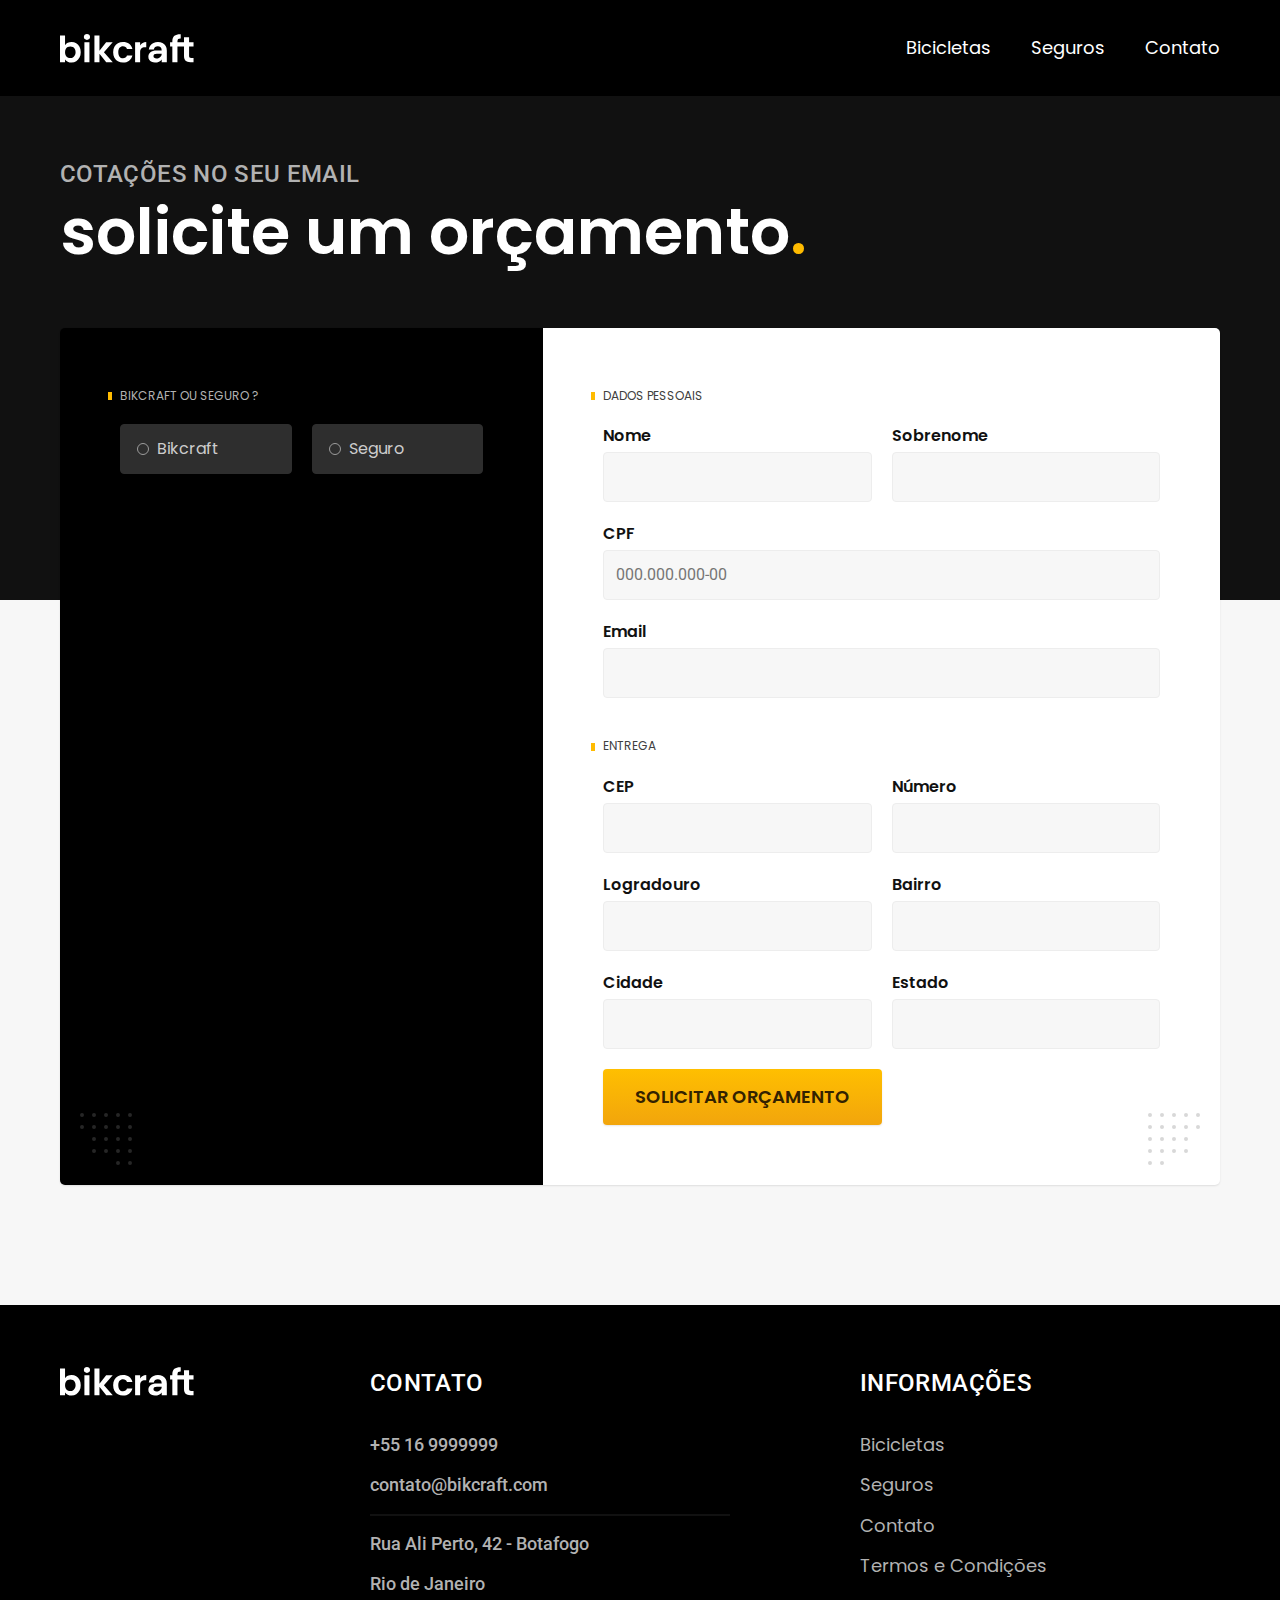
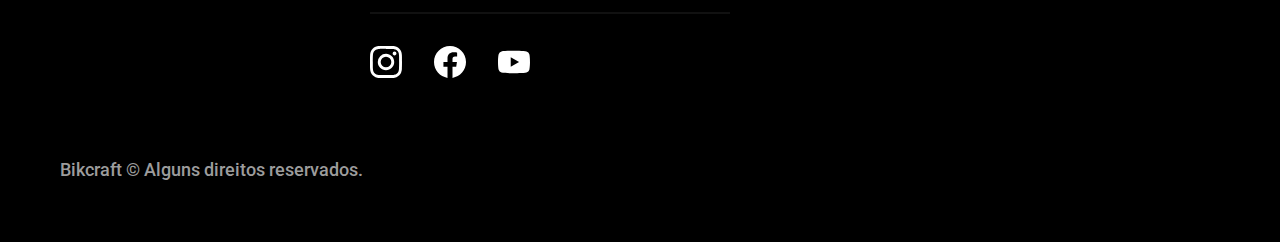
<file: orcamento.html>
<!DOCTYPE html>
<html lang="pt-br">

<head>
  <meta charset="UTF-8">
  <meta name="viewport" content="width=device-width, initial-scale=1.0">

  <title>Orçamento | Bikcraft </title>
  <meta name="description" content="Orçamento.">

  <link rel="preload" href="./css/style.css" as="style">
    <link rel="stylesheet" href="./css/style.css">

  <link rel="preconnect" href="https://fonts.googleapis.com">
  <link rel="preconnect" href="https://fonts.gstatic.com" crossorigin>
  <link
    href="https://fonts.googleapis.com/css2?family=Merriweather:ital,wght@1,900&family=Poppins:wght@400;600&family=Roboto:wght@500&display=swap"
    rel="stylesheet">
<script>document.documentElement.classList.add('js');</script>    
</head>

<body id="orcamento">
  <header class="header-bg">
    <div class="header container">
      <a href="./">
        <img src="./img/bikcraft.svg" alt="Bikcraft">
      </a>
      <nav aria-label="primaria">
        <ul class="header-menu font-1-m cor-0">
          <li><a href="./bicicletas.html">Bicicletas</a></li>
          <li><a href="./seguros.html">Seguros</a></li>
          <li><a href="./contato.html">Contato</a></li>
        </ul>
      </nav>
    </div>
  </header>

  <main>
    <div class="titulo-bg">
      <div class="titulo container">
        <p class="font-2-l-b cor-5">Cotações no seu email</p>
        <h1 class="font-1-xxl cor-0">solicite um orçamento<span class="cor-p1">.</span></h1>
      </div>
    </div>

    <form class="orcamento container" action="./">
      <div class="orcamento-produto">
        <h2 class="font-1-xs cor-5">Bikcraft ou Seguro ?</h2>

        <input type="radio" name="tipo" value="bikcraft" id="bikcraft">
        <label for="bikcraft">Bikcraft</label>

        <input type="radio" name="tipo" value="seguro" id="seguro">
        <label for="seguro">Seguro</label>

        <div class="orcamento-conteudo" id="orcamento-bikcraft">
          <h2 class="font-1-xs cor-5">Escolha a sua </h2>

          <input type="radio" name="produto" value="nimbus" id="nimbus">
          <label for="nimbus">Nimbus Stark <span>R$ 4999</span></label>
          <div class="orcamento-detalhes">
            <ul class="font-1-xs cor-8">
              <li><img src="./img/icones/eletrica.svg" alt="">Motor Elétrico</li>
              <li><img src="./img/icones/carbono.svg" alt="">Fibra de Carbono</li>
              <li><img src="./img/icones/velocidade.svg" alt="">50 km/h</li>
              <li><img src="./img/icones/rastreador.svg" alt="">Rastreador</li>
            </ul>
            <img src="./img/bicicletas/nimbus.jpg" alt="Bicicleta Preta">
          </div>

          <input type="radio" name="produto" value="magic" id="magic">
          <label for="magic">Magic Might <span>R$ 2499</span></label>
          <div class="orcamento-detalhes">
            <ul class="font-1-xs cor-8">
              <li><img src="./img/icones/eletrica.svg" alt="">Motor Elétrico</li>
              <li><img src="./img/icones/carbono.svg" alt="">Fibra de Carbono</li>
              <li><img src="./img/icones/velocidade.svg" alt="">45 km/h</li>
              <li><img src="./img/icones/rastreador.svg" alt="">Rastreador</li>
            </ul>
            <img src="./img/bicicletas/magic.jpg" alt="Bicicleta Preta">
          </div>

          <input type="radio" name="produto" value="nebula" id="nebula">
          <label for="nebula">Nebula Cosmic <span>R$ 3999</span></label>
          <div class="orcamento-detalhes">
            <ul class="font-1-xs cor-8">
              <li><img src="./img/icones/eletrica.svg" alt="">Motor Elétrico</li>
              <li><img src="./img/icones/carbono.svg" alt="">Fibra de Carbono</li>
              <li><img src="./img/icones/velocidade.svg" alt="">40 km/h</li>
              <li><img src="./img/icones/rastreador.svg" alt="">Rastreador</li>
            </ul>
            <img src="./img/bicicletas/nebula.jpg" alt="Bicicleta Branca">
          </div>
        </div>

        <div class="orcamento-conteudo" id="orcamento-seguro">
          <h2 class="font-1-xs cor-5">Escolha o plano</h2>

          <input type="radio" name="produto" value="prata" id="prata">
          <label for="prata">Prata <span>R$ 199</span></label>

          <input type="radio" name="produto" value="ouro" id="ouro">
          <label for="ouro">Ouro <span>R$ 299</span></label>
        </div>

      </div>
      <div class="orcamento-dados form">
        <h2 class="font-1-xs cor-9 col-2">dados pessoais</h2>
        <div>
          <label for="nome">Nome</label>
          <input type="text" id="nome" name="nome">
        </div>
        <div>
          <label for="sobrenome">Sobrenome</label>
          <input type="text" id="sobrenome" name="sobrenome">
        </div>
        <div class="col-2">
          <label for="cpf">CPF</label>
          <input type="text" id="cpf" name="cpf" placeholder="000.000.000-00">
        </div>
        <div class="col-2">
          <label for="email">Email</label>
          <input type="email" id="email" name="email">
        </div>
        <h2 class="font-1-xs cor-9 col-2">entrega</h2>
        <div>
          <label for="cep">CEP</label>
          <input type="text" id="cep" name="cep">
        </div>
        <div>
          <label for="numero">Número</label>
          <input type="text" id="numero" name="numero">
        </div>
        <div>
          <label for="logradouro">Logradouro</label>
          <input type="text" id="logradouro" name="logradouro">
        </div>
        <div>
          <label for="bairro">Bairro</label>
          <input type="text" id="bairro" name="bairro">
        </div>
        <div>
          <label for="cidade">Cidade</label>
          <input type="text" id="cidade" name="cidade">
        </div>
        <div>
          <label for="estado">Estado</label>
          <input type="text" id="estado" name="estado">
        </div>
        <button class="botao col-2">Solicitar Orçamento</button>
      </div>
    </form>
  </main>

  <footer class="footer-bg">
    <div class="footer container">
      <img src="./img/bikcraft.svg" alt="Bikcraft">

      <div class="footer-contato">
        <h3 class="font-2-l-b cor-0">Contato</h3>
        <ul class="font-2-m cor-5">
          <li><a href="tel:+5516999999999">+55 16 9999999</a></li>
          <li><a href="mailto:contato@bikcraft.com">contato@bikcraft.com</a></li>
          <li>Rua Ali Perto, 42 - Botafogo</li>
          <li>Rio de Janeiro</li>
        </ul>
        <div class="footer-redes">
          <a href="./">
            <img src="./img/redes/instagram.svg" alt="Instagram">
          </a>
          <a href="./">
            <img src="./img/redes/facebook.svg" alt="Facebook">
          </a>
          <a href="./">
            <img src="./img/redes/youtube.svg" alt="Youtube">
          </a>
        </div>
      </div>
      <div class="footer-informacoes">
        <h3 class="font-2-l-b cor-0">Informações</h3>
        <nav>
          <ul class="font-1-m cor-5">
            <li><a href="./bicicletas.html">Bicicletas</a></li>
            <li><a href="./seguros.html">Seguros</a></li>
            <li><a href="./contatos.html">Contato</a></li>
            <li><a href="./termos.html">Termos e Condições</a></li>
          </ul>
        </nav>
      </div>
      <p class="footer-copy font-2-m cor-6">Bikcraft © Alguns direitos reservados.</p>
    </div>
  </footer>
<script src="./js/script.js"></script>
</body>
</file>
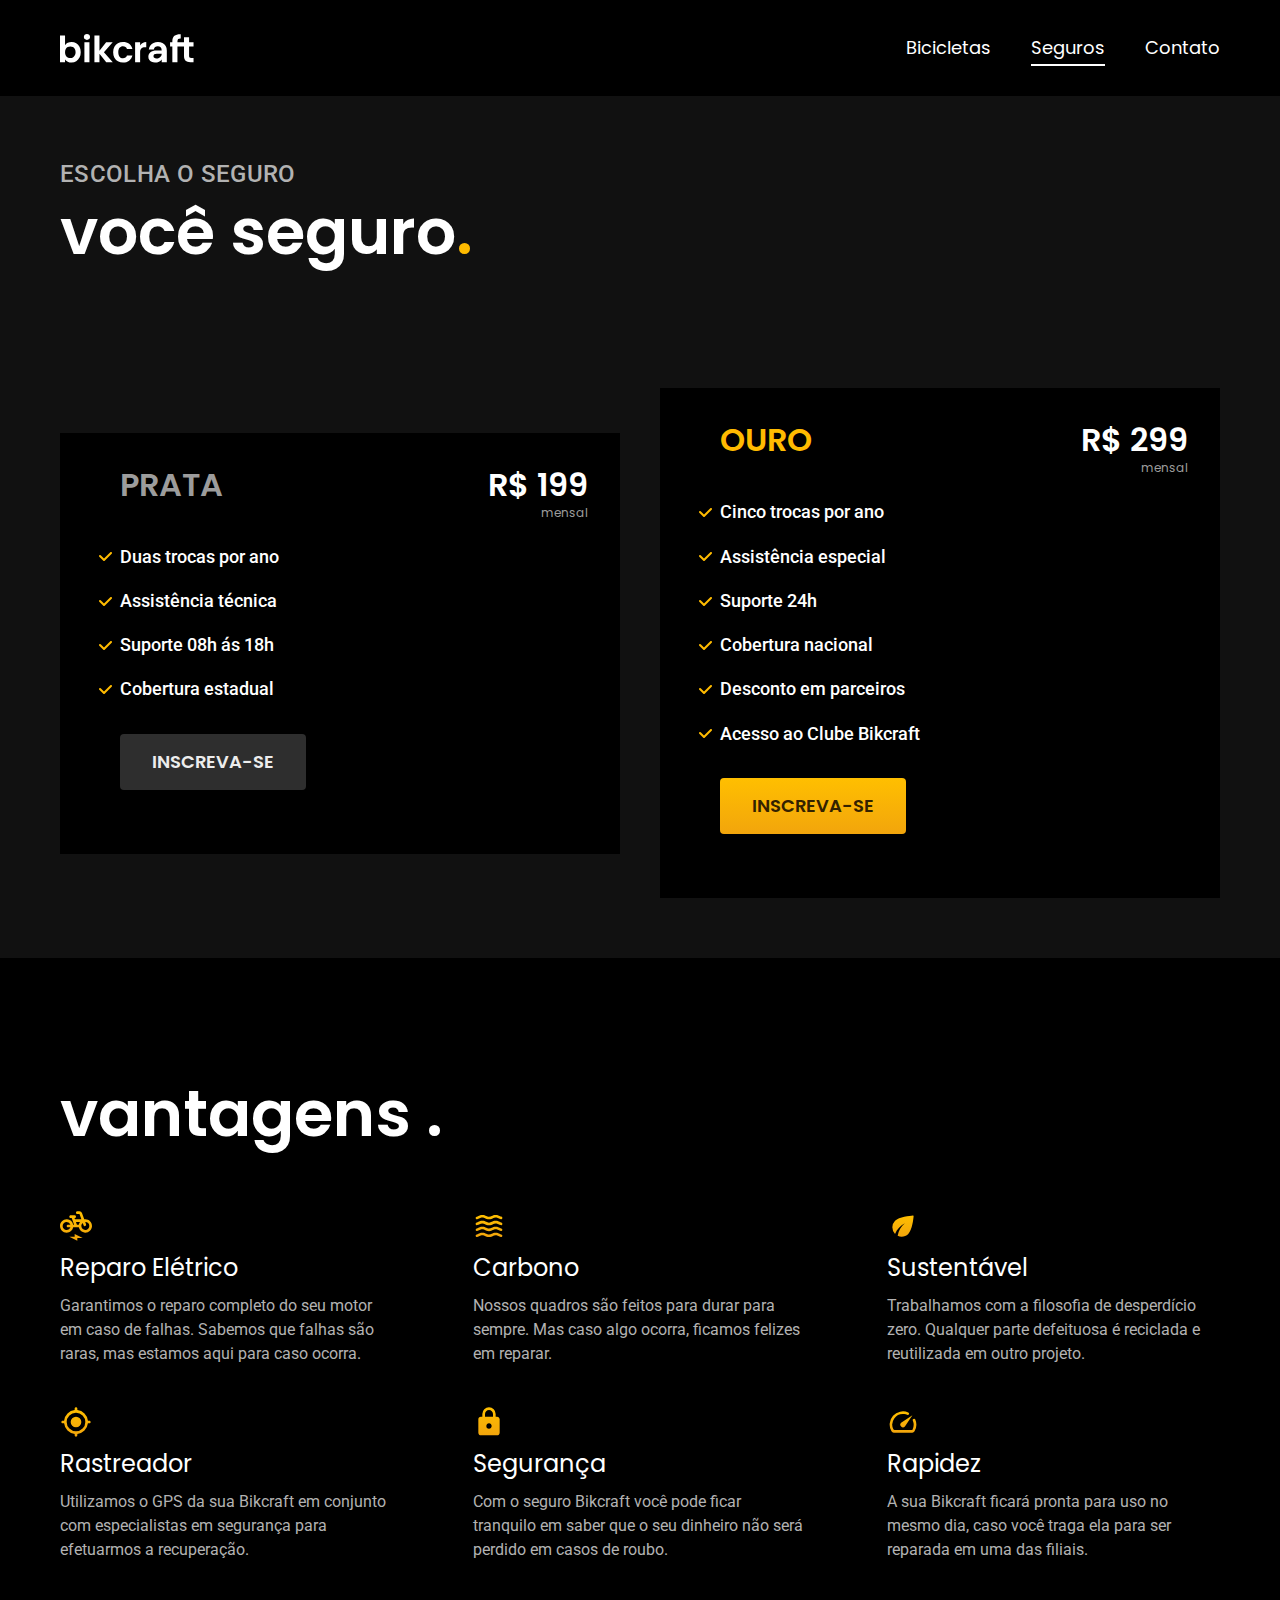
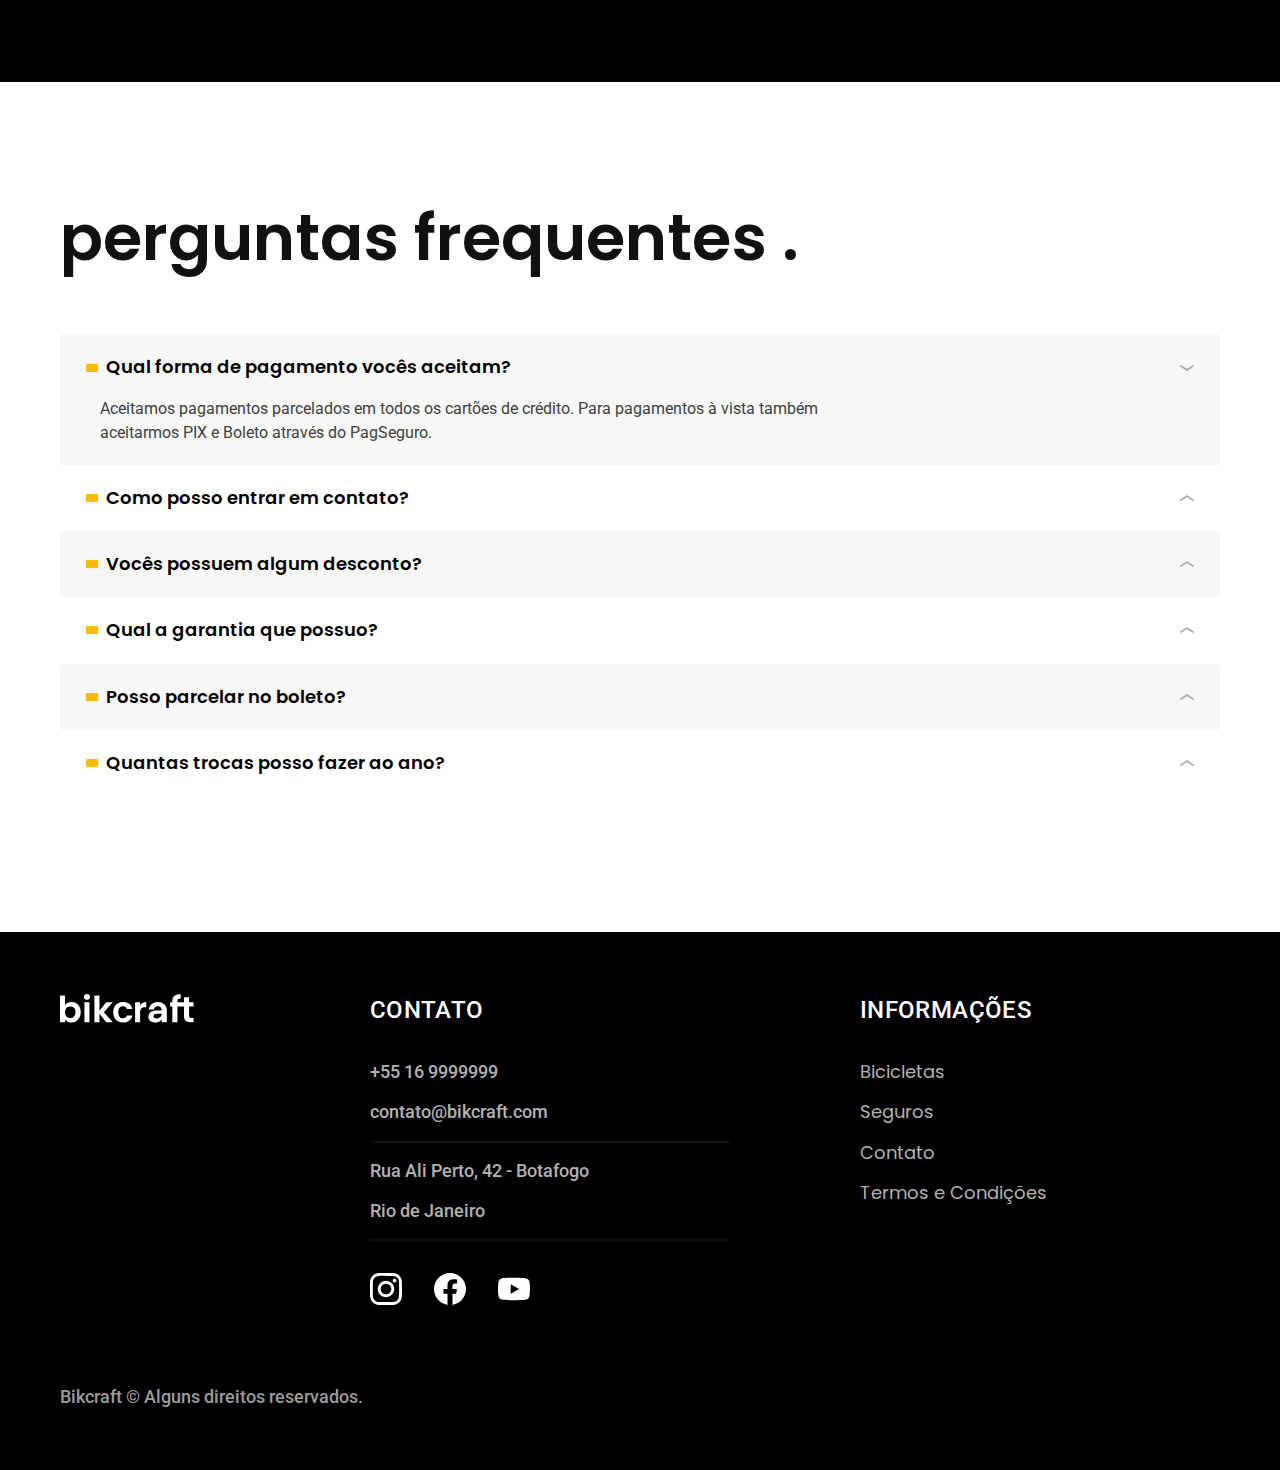
<file: seguros.html>
<!DOCTYPE html>
<html lang="pt-br">

<head>
  <meta charset="UTF-8">
  <meta name="viewport" content="width=device-width, initial-scale=1.0">

  <title>Seguros | Bikcraft </title>
  <meta name="description" content="Seguros">

  <link rel="preload" href="./css/style.css" as="style">
    <link rel="stylesheet" href="./css/style.css">

  <link rel="preconnect" href="https://fonts.googleapis.com">
  <link rel="preconnect" href="https://fonts.gstatic.com" crossorigin>
  <link
    href="https://fonts.googleapis.com/css2?family=Merriweather:ital,wght@1,900&family=Poppins:wght@400;600&family=Roboto:wght@500&display=swap"
    rel="stylesheet">
<script>document.documentElement.classList.add('js');</script>    
</head>

<body id="seguros">
  <header class="header-bg">
    <div class="header container">
      <a href="./">
        <img src="./img/bikcraft.svg" alt="Bikcraft">
      </a>
      <nav aria-label="primaria">
        <ul class="header-menu font-1-m cor-0">
          <li><a href="./bicicletas.html">Bicicletas</a></li>
          <li><a href="./seguros.html">Seguros</a></li>
          <li><a href="./contato.html">Contato</a></li>
        </ul>
      </nav>
    </div>
  </header>

  <main class="seguros-bg">
    <div class="titulo-bg">
      <div class="titulo container">
        <p class="font-2-l-b cor-5">Escolha o seguro</p>
        <h1 class="font-1-xxl cor-0">você seguro<span class="cor-p1">.</span></h1>
      </div>
    </div>
    <div class="seguros container">
      <div class="seguros-item fadeInLeft" data-anime="200">
        <h3 class="font-1-xl cor-6">PRATA</h3>
        <span class="font-1-xl cor-0">R$ 199 <span class="font-1-xs cor-6">mensal</span></span>
        <ul class="font-2-m cor-0">
          <li>Duas trocas por ano</li>
          <li>Assistência técnica</li>
          <li>Suporte 08h ás 18h</li>
          <li>Cobertura estadual</li>
        </ul>
        <a class="botao secundario" href="./orcamento.html?tipo=seguro&produto=prata">Inscreva-se</a>
      </div>

      <div class="seguros-item fadeInRight" data-anime="400">
        <h3 class="font-1-xl cor-p1">OURO</h3>
        <span class="font-1-xl cor-0">R$ 299 <span class="font-1-xs cor-6">mensal</span></span>
        <ul class="font-2-m cor-0">
          <li>Cinco trocas por ano</li>
          <li>Assistência especial</li>
          <li>Suporte 24h</li>
          <li>Cobertura nacional</li>
          <li>Desconto em parceiros</li>
          <li>Acesso ao Clube Bikcraft</li>
        </ul>
        <a class="botao" href="./orcamento.html?tipo=seguro&produto=ouro">Inscreva-se</a>
      </div>
    </div>


  </main>

  <article class="vantagens-bg">
    <div class="vantagens container">
      <h2 class="font-1-xxl cor-0">vantagens <span class="color-p1">.</span></h2>
      <ul>
        <li><img src="img/icones/eletrica.svg" alt="">
          <h3 class="font-1-l cor-0">Reparo Elétrico</h3>
          <p class="font-2-s cor-5">Garantimos o reparo completo do seu motor em caso de falhas. Sabemos que falhas são
            raras, mas estamos aqui para caso ocorra.</p>
        </li>
        <li><img src="img/icones/carbono.svg" alt="">
          <h3 class="font-1-l cor-0">Carbono</h3>
          <p class="font-2-s cor-5">Nossos quadros são feitos para durar para sempre. Mas caso algo ocorra, ficamos
            felizes em reparar.</p>
        </li>
        <li><img src="img/icones/sustentavel.svg" alt="">
          <h3 class="font-1-l cor-0">Sustentável</h3>
          <p class="font-2-s cor-5">Trabalhamos com a filosofia de desperdício zero. Qualquer parte defeituosa é
            reciclada e reutilizada em outro projeto.</p>
        </li>
        <li><img src="img/icones/rastreador.svg" alt="">
          <h3 class="font-1-l cor-0">Rastreador</h3>
          <p class="font-2-s cor-5">Utilizamos o GPS da sua Bikcraft em conjunto com especialistas em segurança para
            efetuarmos a recuperação.</p>
        </li>
        <li><img src="img/icones/seguro.svg" alt="">
          <h3 class="font-1-l cor-0">Segurança</h3>
          <p class="font-2-s cor-5">Com o seguro Bikcraft você pode ficar tranquilo em saber que o seu dinheiro não será
            perdido em casos de roubo.</p>
        </li>
        <li><img src="img/icones/velocidade.svg" alt="">
          <h3 class="font-1-l cor-0">Rapidez</h3>
          <p class="font-2-s cor-5">A sua Bikcraft ficará pronta para uso no mesmo dia, caso você traga ela para ser
            reparada em uma das filiais.</p>
        </li>
      </ul>
  </article>

  <article class="perguntas container">
    <h2 class="font-1-xxl">perguntas frequentes <span class="color-p1">.</span></h2>

    <dl>
      <div>
        <dt><button class="font-1-m-b" aria-controls="pergunta1" aria-expanded="true">Qual forma de pagamento vocês aceitam?</button></dt>
        <dd id="pergunta1" class="font-2-s cor-9 ativa">Aceitamos pagamentos parcelados em todos os cartões de crédito. Para pagamentos à
          vista também aceitarmos PIX e Boleto através do PagSeguro.</dd>
      </div>
      <div>
        <dt><button class="font-1-m-b" aria-controls="pergunta2" aria-expanded="false">Como posso entrar em contato?</button></dt>
        <dd id="pergunta2" class="font-2-s cor-9">Aceitamos pagamentos parcelados em todos os cartões de crédito. Para pagamentos à
          vista também aceitarmos PIX e Boleto através do PagSeguro.</dd>
      </div>
      <div>
        <dt><button class="font-1-m-b" aria-controls="pergunta3" aria-expanded="false">Vocês possuem algum desconto?</button></dt>
        <dd id="pergunta3" class="font-2-s cor-9">Aceitamos pagamentos parcelados em todos os cartões de crédito. Para pagamentos à
          vista também aceitarmos PIX e Boleto através do PagSeguro.</dd>
      </div>
      <div>
        <dt><button class="font-1-m-b" aria-controls="pergunta4" aria-expanded="false">Qual a garantia que possuo?</button></dt>
        <dd id="pergunta4" class="font-2-s cor-9">Aceitamos pagamentos parcelados em todos os cartões de crédito. Para pagamentos à
          vista também aceitarmos PIX e Boleto através do PagSeguro.</dd>
      </div>
      <div>
        <dt><button class="font-1-m-b" aria-controls="pergunta5" aria-expanded="false">Posso parcelar no boleto?</button></dt>
        <dd id="pergunta5" class="font-2-s cor-9">Aceitamos pagamentos parcelados em todos os cartões de crédito. Para pagamentos à
          vista também aceitarmos PIX e Boleto através do PagSeguro.</dd>
      </div>
      <div>
        <dt><button class="font-1-m-b" aria-controls="pergunta6" aria-expanded="false">Quantas trocas posso fazer ao ano?</button></dt>
        <dd id="pergunta6" class="font-2-s cor-9">Aceitamos pagamentos parcelados em todos os cartões de crédito. Para pagamentos à
          vista também aceitarmos PIX e Boleto através do PagSeguro.</dd>
      </div>

    </dl>
  </article>

  <footer class="footer-bg">
    <div class="footer container">
      <img src="./img/bikcraft.svg" alt="Bikcraft">

      <div class="footer-contato">
        <h3 class="font-2-l-b cor-0">Contato</h3>
        <ul class="font-2-m cor-5">
          <li><a href="tel:+5516999999999">+55 16 9999999</a></li>
          <li><a href="mailto:contato@bikcraft.com">contato@bikcraft.com</a></li>
          <li>Rua Ali Perto, 42 - Botafogo</li>
          <li>Rio de Janeiro</li>
        </ul>
        <div class="footer-redes">
          <a href="./">
            <img src="./img/redes/instagram.svg" alt="Instagram">
          </a>
          <a href="./">
            <img src="./img/redes/facebook.svg" alt="Facebook">
          </a>
          <a href="./">
            <img src="./img/redes/youtube.svg" alt="Youtube">
          </a>
        </div>
      </div>
      <div class="footer-informacoes">
        <h3 class="font-2-l-b cor-0">Informações</h3>
        <nav>
          <ul class="font-1-m cor-5">
            <li><a href="./bicicletas.html">Bicicletas</a></li>
            <li><a href="./seguros.html">Seguros</a></li>
            <li><a href="./contatos.html">Contato</a></li>
            <li><a href="./termos.html">Termos e Condições</a></li>
          </ul>
        </nav>
      </div>
      <p class="footer-copy font-2-m cor-6">Bikcraft © Alguns direitos reservados.</p>
    </div>
  </footer>
  <script src="js/plugins/simple-anime.js"></script>
<script src="./js/script.js"></script>
</body>
</file>
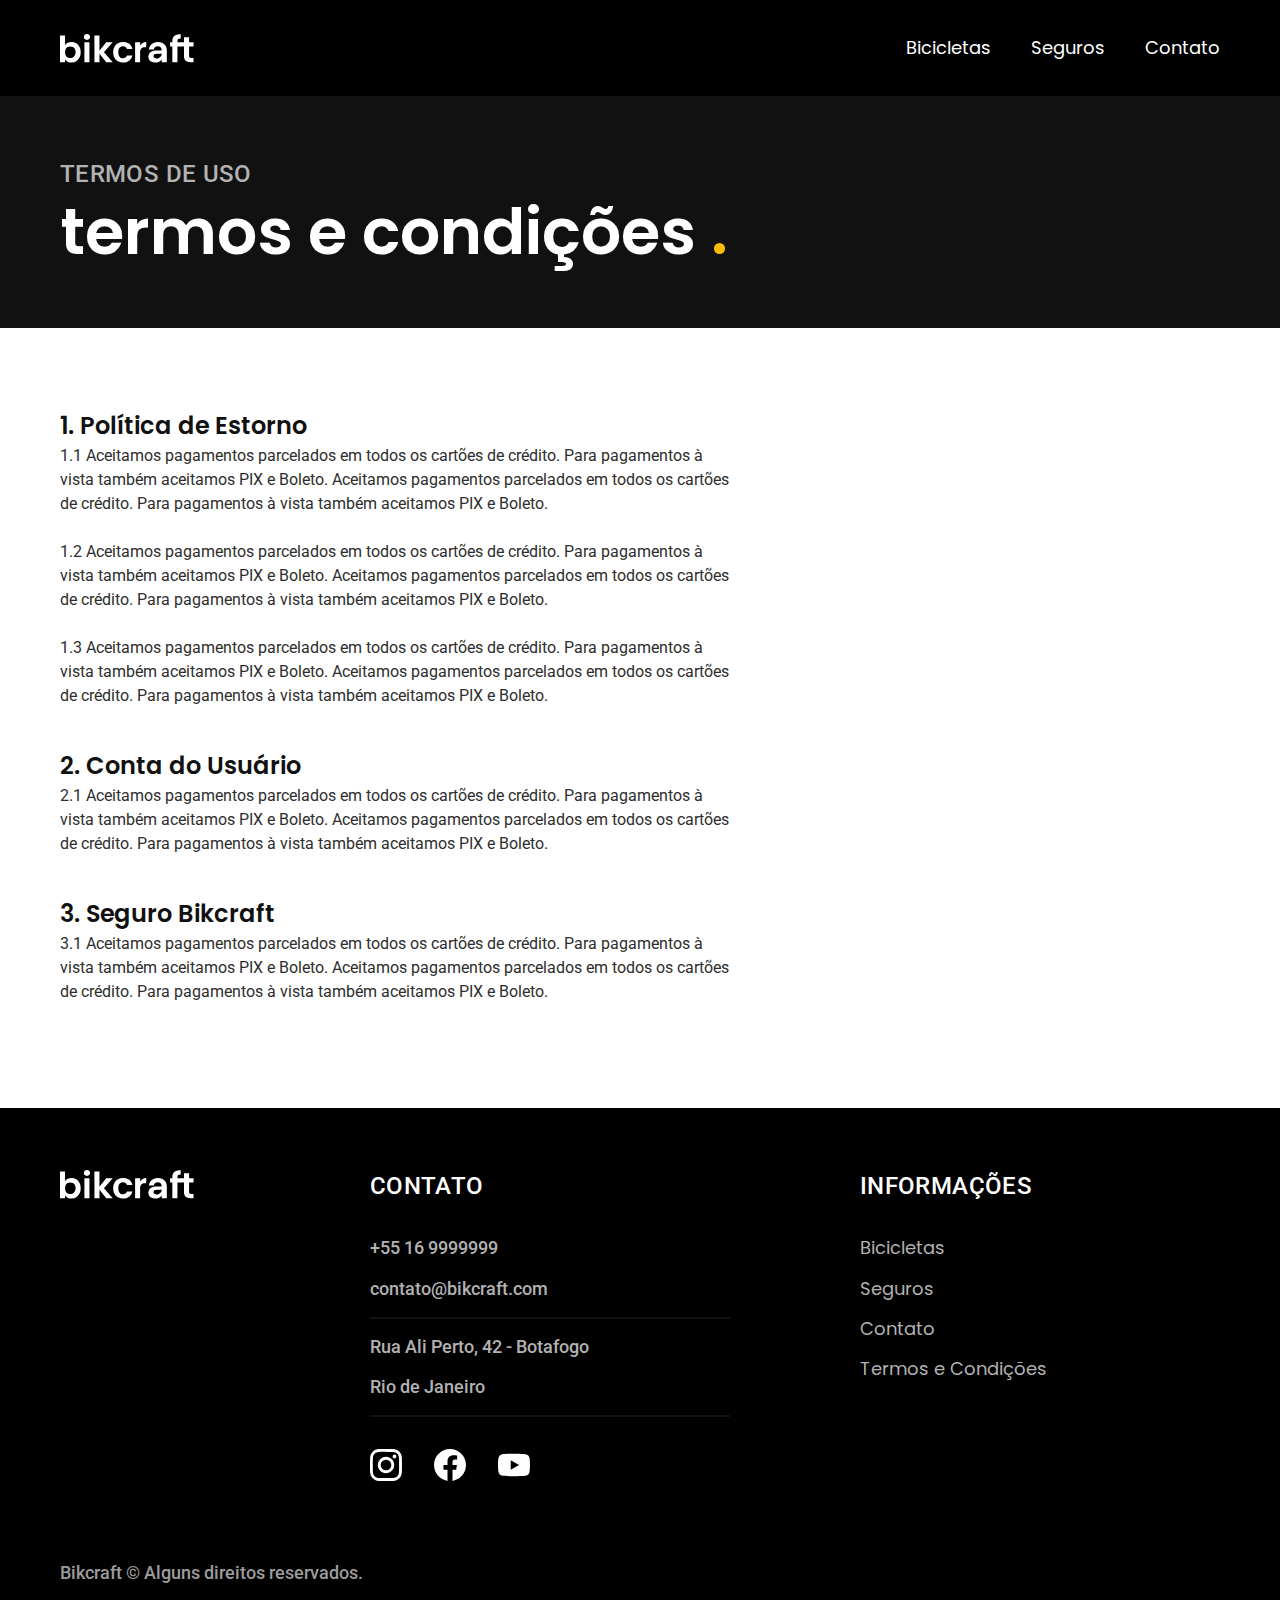
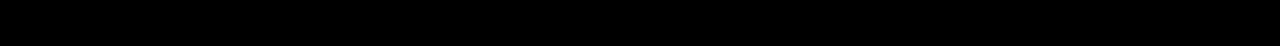
<file: termos.html>
<!DOCTYPE html>
<html lang="pt-br">

<head>
  <meta charset="UTF-8">
  <meta name="viewport" content="width=device-width, initial-scale=1.0">

  <title>Termos e condições | Bikcraft </title>
  <meta name="description"
    content="Termos e condições.">

  <link rel="preload" href="./css/style.css" as="style">
    <link rel="stylesheet" href="./css/style.css">

  <link rel="preconnect" href="https://fonts.googleapis.com">
  <link rel="preconnect" href="https://fonts.gstatic.com" crossorigin>
  <link
    href="https://fonts.googleapis.com/css2?family=Merriweather:ital,wght@1,900&family=Poppins:wght@400;600&family=Roboto:wght@500&display=swap"
    rel="stylesheet">
<script>document.documentElement.classList.add('js');</script>    
</head>

<body id="termos">
  <header class="header-bg">
    <div class="header container">
      <a href="./">
        <img src="./img/bikcraft.svg" alt="Bikcraft">
      </a>
      <nav aria-label="primaria">
        <ul class="header-menu font-1-m cor-0">
          <li><a href="./bicicletas.html">Bicicletas</a></li>
          <li><a href="./seguros.html">Seguros</a></li>
          <li><a href="./contato.html">Contato</a></li>
        </ul>
      </nav>
    </div>
  </header>

  <main>
    <div class="titulo-bg">
      <div class="titulo container">
        <p class="font-2-l-b cor-5">Termos de uso</p>
        <h1 class="font-1-xxl cor-0">termos e condições <span class="cor-p1">.</span></h1>
      </div>
    </div>

    <div class="termos container font-2-s cor-10">
      <h2 class="font-1-l cor-11">1. Política de Estorno</h2>
      <p >1.1 Aceitamos pagamentos parcelados em todos os cartões de crédito. Para pagamentos à vista também aceitamos PIX e Boleto. Aceitamos pagamentos parcelados em todos os cartões de crédito. Para pagamentos à vista também aceitamos PIX e Boleto.</p>
      <p >1.2 Aceitamos pagamentos parcelados em todos os cartões de crédito. Para pagamentos à vista também aceitamos PIX e Boleto. Aceitamos pagamentos parcelados em todos os cartões de crédito. Para pagamentos à vista também aceitamos PIX e Boleto.</p>
      <p >1.3 Aceitamos pagamentos parcelados em todos os cartões de crédito. Para pagamentos à vista também aceitamos PIX e Boleto. Aceitamos pagamentos parcelados em todos os cartões de crédito. Para pagamentos à vista também aceitamos PIX e Boleto.</p>
      <h2 class="font-1-l cor-11">2. Conta do Usuário</h2>
      <p >2.1 Aceitamos pagamentos parcelados em todos os cartões de crédito. Para pagamentos à vista também aceitamos PIX e Boleto. Aceitamos pagamentos parcelados em todos os cartões de crédito. Para pagamentos à vista também aceitamos PIX e Boleto.</p>
      <h2 class="font-1-l cor-11">3. Seguro Bikcraft</h2>
      <p >3.1 Aceitamos pagamentos parcelados em todos os cartões de crédito. Para pagamentos à vista também aceitamos PIX e Boleto. Aceitamos pagamentos parcelados em todos os cartões de crédito. Para pagamentos à vista também aceitamos PIX e Boleto.</p>
    </div>
  </main>

  <footer class="footer-bg">
    <div class="footer container">
      <img src="./img/bikcraft.svg" alt="Bikcraft">

      <div class="footer-contato">
        <h3 class="font-2-l-b cor-0">Contato</h3>
        <ul class="font-2-m cor-5">
          <li><a href="tel:+5516999999999">+55 16 9999999</a></li>
          <li><a href="mailto:contato@bikcraft.com">contato@bikcraft.com</a></li>
          <li>Rua Ali Perto, 42 - Botafogo</li>
          <li>Rio de Janeiro</li>
        </ul>
        <div class="footer-redes">
          <a href="./">
            <img src="./img/redes/instagram.svg" alt="Instagram">
          </a>
          <a href="./">
            <img src="./img/redes/facebook.svg" alt="Facebook">
          </a>
          <a href="./">
            <img src="./img/redes/youtube.svg" alt="Youtube">
          </a>
        </div>
      </div>
      <div class="footer-informacoes">
        <h3 class="font-2-l-b cor-0">Informações</h3>
        <nav>
          <ul class="font-1-m cor-5">
            <li><a href="./bicicletas.html">Bicicletas</a></li>
            <li><a href="./seguros.html">Seguros</a></li>
            <li><a href="./contatos.html">Contato</a></li>
            <li><a href="./termos.html">Termos e Condições</a></li>
          </ul>
        </nav>
      </div>
      <p class="footer-copy font-2-m cor-6">Bikcraft © Alguns direitos reservados.</p>
    </div>
  </footer>
<script src="./js/script.js"></script>
</body>
</file>
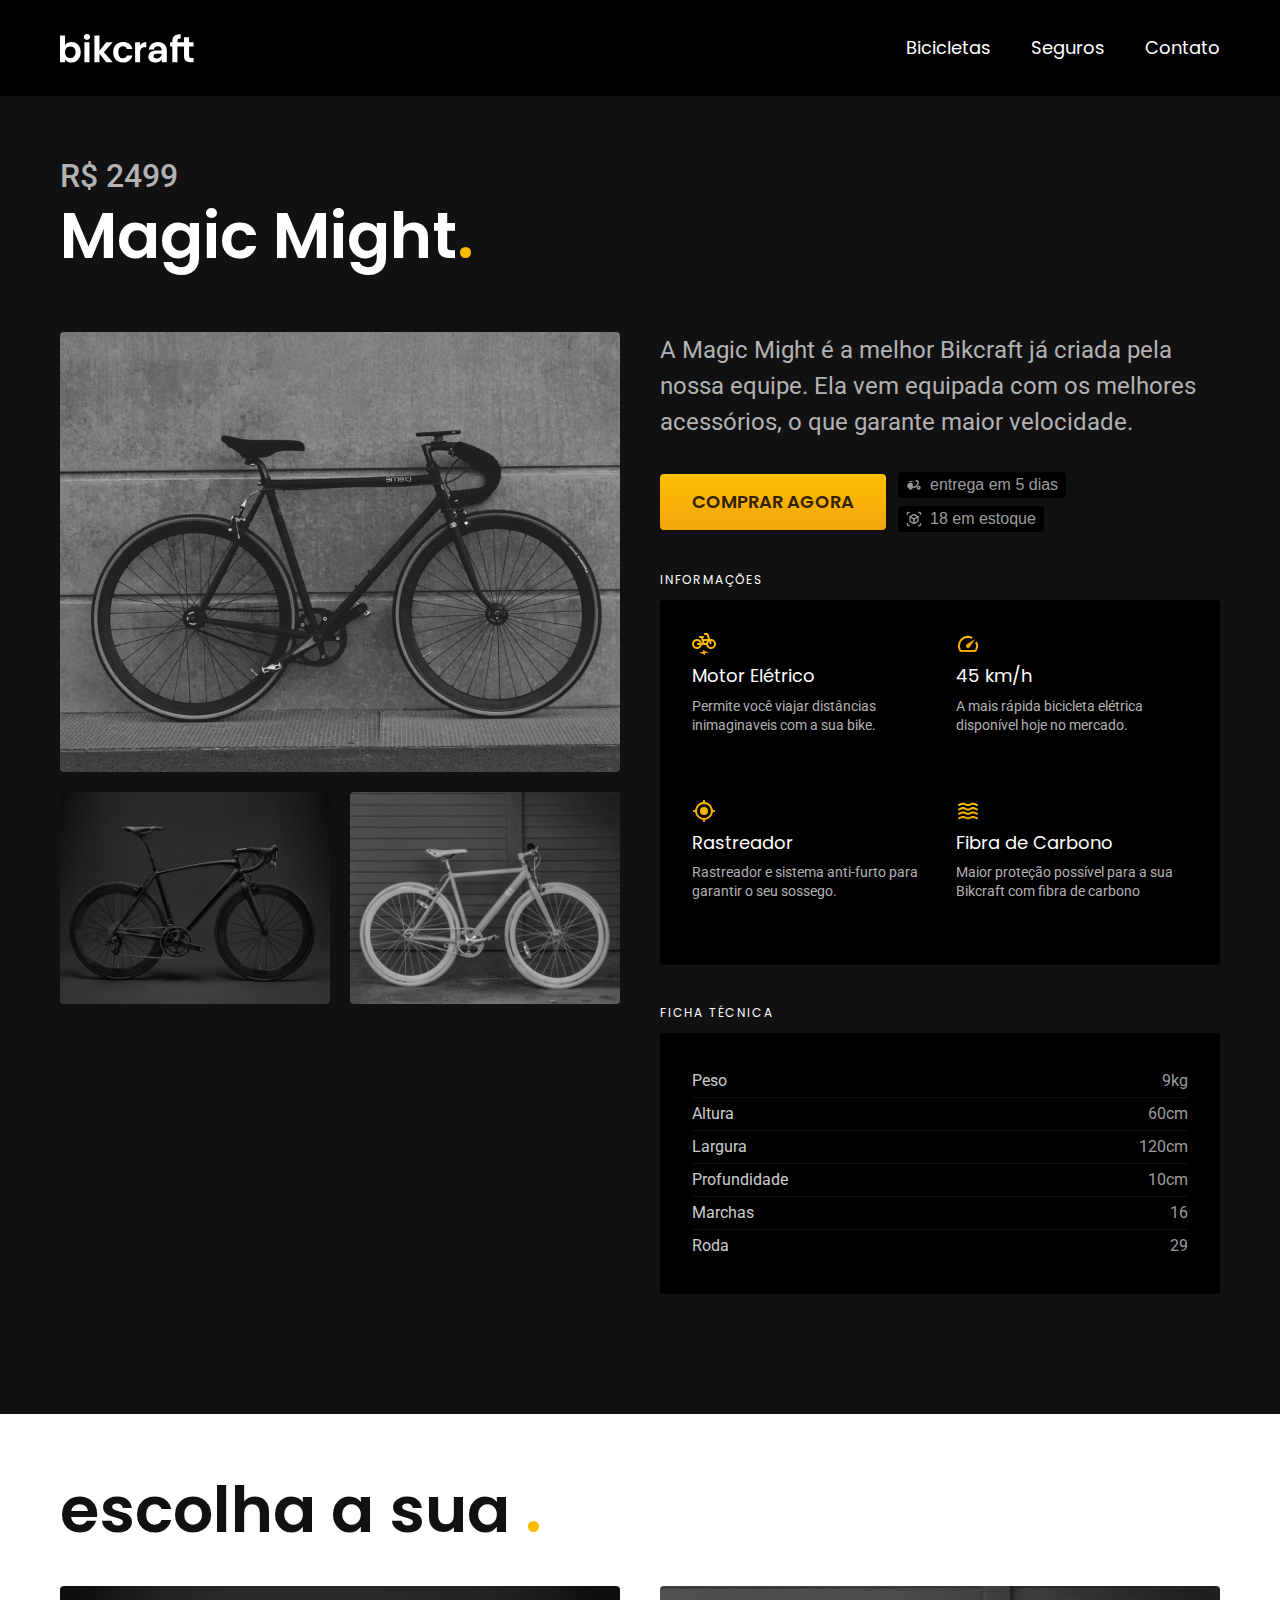
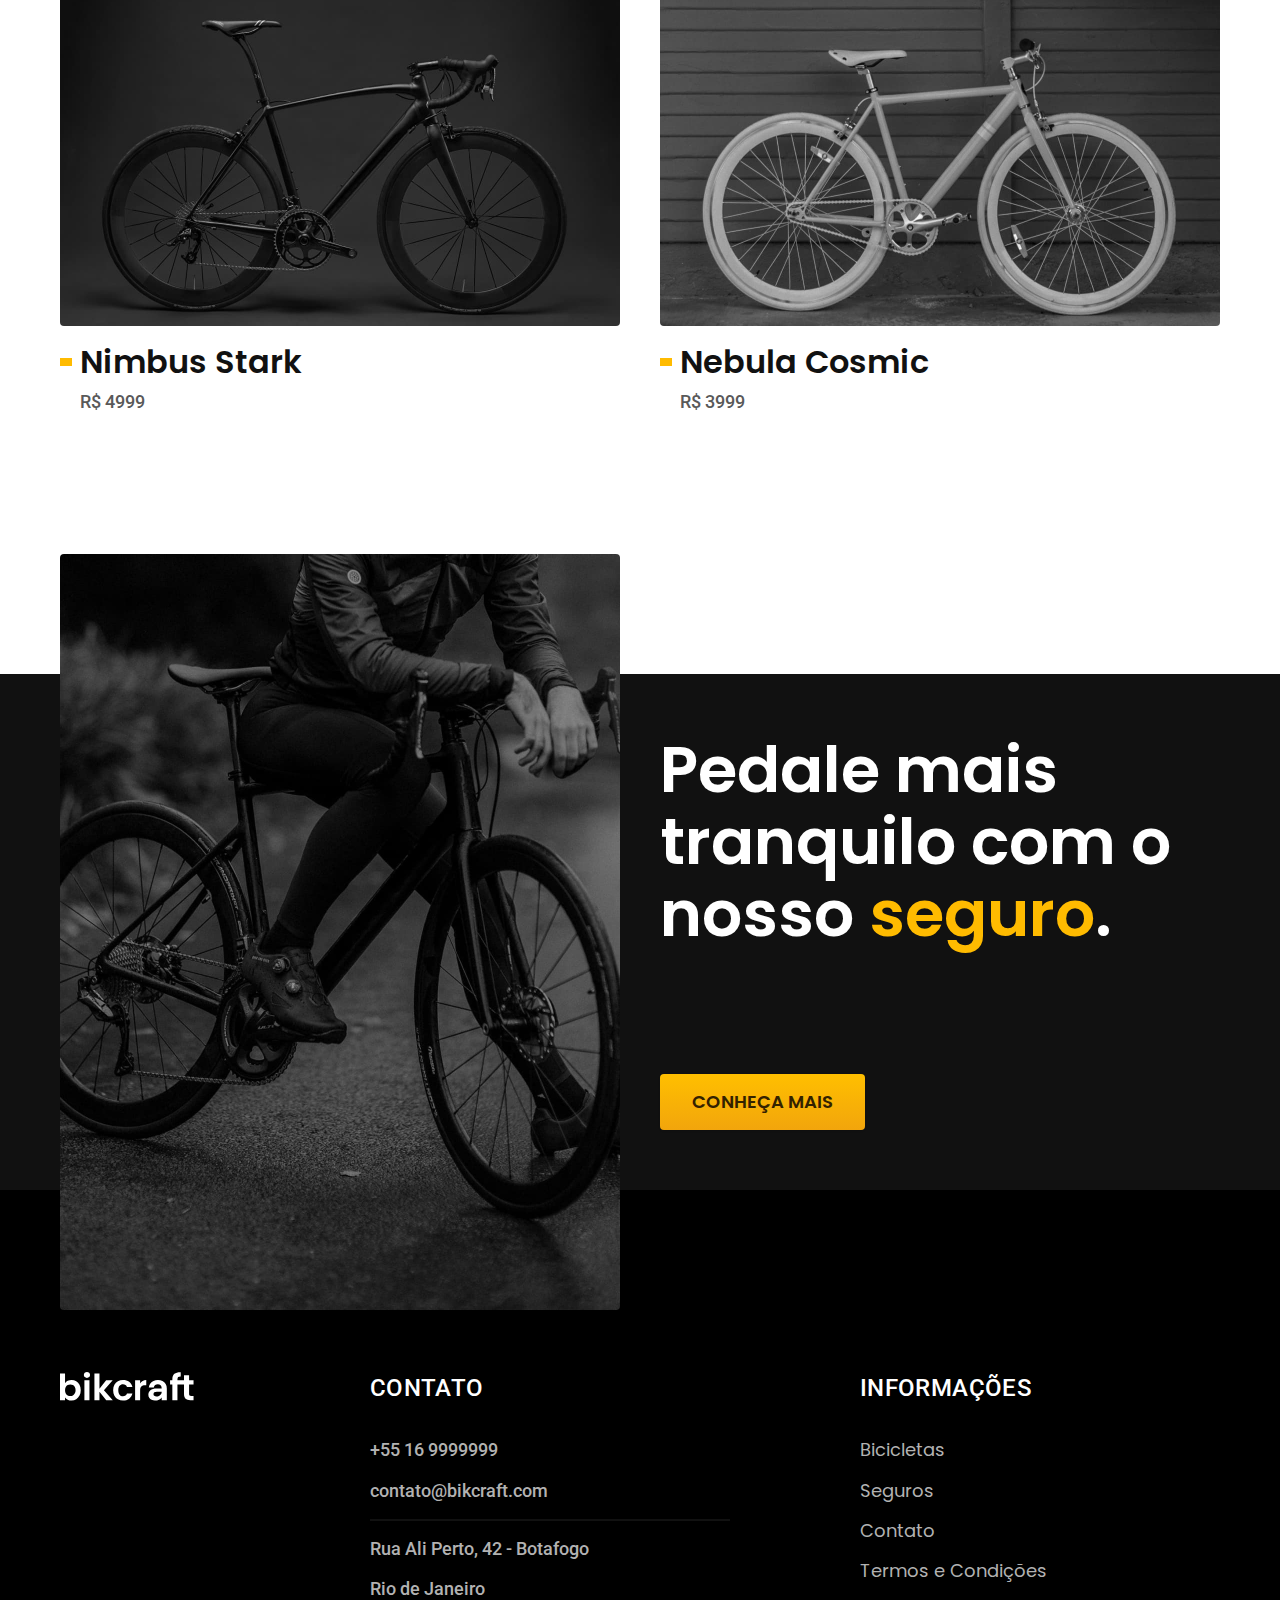
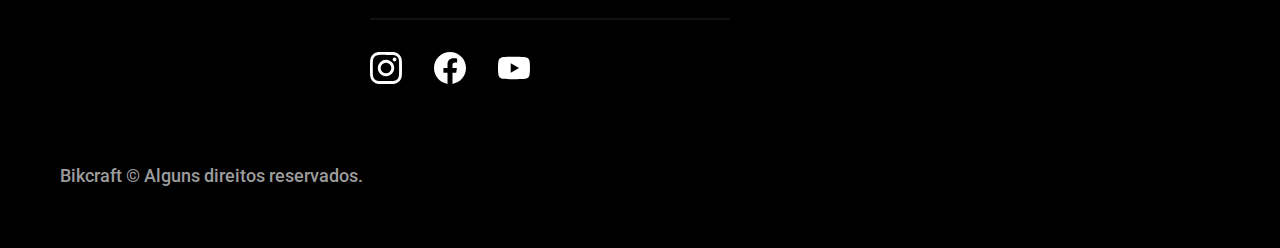
<file: bicicletas/magic.html>
<!DOCTYPE html>
<html lang="pt-br">

<head>
  <meta charset="UTF-8">
  <meta name="viewport" content="width=device-width, initial-scale=1.0">

  <title> Magic | Bikcraft </title>
  <meta name="description" content="Magic.">

  <link rel="stylesheet" href="../css/style.css">

  <link rel="preconnect" href="https://fonts.googleapis.com">
  <link rel="preconnect" href="https://fonts.gstatic.com" crossorigin>
  <link
    href="https://fonts.googleapis.com/css2?family=Merriweather:ital,wght@1,900&family=Poppins:wght@400;600&family=Roboto:wght@500&display=swap"
    rel="stylesheet">
<script>document.documentElement.classList.add('js');</script>    
</head>

<body id="bicicleta">
  <header class="header-bg">
    <div class="header container">
      <a href="../">
        <img src="../img/bikcraft.svg" alt="Bikcraft">
      </a>
      <nav aria-label="primaria">
        <ul class="header-menu font-1-m cor-0">
          <li><a href="../bicicletas.html">Bicicletas</a></li>
          <li><a href="../seguros.html">Seguros</a></li>
          <li><a href="../contato.html">Contato</a></li>
        </ul>
      </nav>
    </div>
  </header>

  <main class="titulo-bg">
    <div>
      <div class="titulo container">
        <p class="font-2-xl cor-5">R$ 2499</p>
        <h1 class="font-1-xxl cor-0">Magic Might<span class="cor-p1">.</span></h1>
      </div>
    </div>
    <div class="bicicleta container">
      <div class="bicicleta-imagens">
        <img src="../img/bicicleta/nimbus2.jpg" alt="Bicicleta 1">
        <img src="../img/bicicleta/nimbus1.jpg" alt="Bicicleta 2">
        <img src="../img/bicicleta/nimbus3.jpg" alt="Bicicleta 3">
      </div>
      <div class="bicicleta-conteudo">
        <p class="font-2-l cor-5">A Magic Might é a melhor Bikcraft já criada pela nossa equipe. Ela vem equipada com
          os melhores acessórios, o que garante maior velocidade.</p>
        <div class="bicicleta-comprar">
          <a class="botao" href="../orcamento.html?tipo=bikcraft&produto=magic">Comprar Agora</a>
          <span class="font1-xs cor-6"><img src="../img/icones/entrega.svg" alt=""> entrega em 5 dias</span>
          <span class="font1-xs cor-6"><img src="../img/icones/estoque.svg" alt=""> 18 em estoque</span>
        </div>
        <h2 class="font-1-xs cor-0">Informações</h2>
        <ul class="bicicleta-informacoes">
          <li>
            <img src="../img/icones/eletrica.svg" alt="">
            <h3 class="font-1-m cor-0">Motor Elétrico</h3>
            <p class="font-2-xs cor-5">Permite você viajar distâncias inimaginaveis com a sua bike.</p>
          </li>
          <li>
            <img src="../img/icones/velocidade.svg" alt="">
            <h3 class="font-1-m cor-0">45 km/h</h3>
            <p class="font-2-xs cor-5">A mais rápida bicicleta elétrica disponível hoje no mercado.</p>
          </li>
          <li>
            <img src="../img/icones/rastreador.svg" alt="">
            <h3 class="font-1-m cor-0">Rastreador</h3>
            <p class="font-2-xs cor-5">Rastreador e sistema anti-furto para garantir o seu sossego.</p>
          </li>
          <li><img src="../img/icones/carbono.svg" alt="">
            <h3 class="font-1-m cor-0">Fibra de Carbono</h3>
            <p class="font-2-xs cor-5">Maior proteção possível para a sua Bikcraft com fibra de carbono</p>
          </li>
        </ul>
        <h2 class="font-1-xs cor-0">Ficha Técnica</h2>
        <ul class="bicicleta-ficha font-2-s cor-4">
          <li>Peso <span>9kg</span></li>
          <li>Altura <span>60cm</span></li>
          <li>Largura <span>120cm</span></li>
          <li>Profundidade <span>10cm</span></li>
          <li>Marchas <span>16</span></li>
          <li>Roda <span>29</span></li>
        </ul>
      </div>
    </div>
  </main>

  <article class="bicicletas-lista container">
    <h2 class="font-1-xxl">escolha a sua <span class="cor-p1">.</span></h2>

    <ul>
      <li>
        <a href="./nimbus.html">
          <img src="../img/bicicletas/nimbus.jpg" alt="Bicicleta Preta">
          <h3 class="font-1-xl">Nimbus Stark</h3>
          <span class="font-2-m cor-8">R$ 4999</span>
        </a>
      </li>
      <li>
        <a href="./nebula.html">
          <img src="../img/bicicletas/nebula.jpg" alt="Bicicleta Preta">
          <h3 class="font-1-xl">Nebula Cosmic</h3>
          <span class="font-2-m cor-8">R$ 3999</span>
        </a>
      </li>
  </article>

  <article class="seguro-bg">
    <div class="seguro container">
      <div class="seguro-imagem">
        <img src="../img/fotos/seguros.jpg" alt="Pessoa parada em cima de uma bicicleta.">
      </div>
      <div class="seguro-conteudo">
        <h2 class="font-1-xxl cor-0">Pedale mais tranquilo com o nosso <span class="cor-p1">seguro</span>.</h2>
        <p class="font-2-l font-5">Inscreva-se em um dos planos do nosso seguro Bikcraft e aproveite diversos benefícios.</p>
        <a class="botao" href="../seguros.htnml">Conheça Mais</a>
      </div>
    </div>

  </article>

  <footer class="footer-bg">
    <div class="footer container">
      <img src="../img/bikcraft.svg" alt="Bikcraft">

      <div class="footer-contato">
        <h3 class="font-2-l-b cor-0">Contato</h3>
        <ul class="font-2-m cor-5">
          <li><a href="tel:+5516999999999">+55 16 9999999</a></li>
          <li><a href="mailto:contato@bikcraft.com">contato@bikcraft.com</a></li>
          <li>Rua Ali Perto, 42 - Botafogo</li>
          <li>Rio de Janeiro</li>
        </ul>
        <div class="footer-redes">
          <a href="../">
            <img src="../img/redes/instagram.svg" alt="Instagram">
          </a>
          <a href="../">
            <img src="../img/redes/facebook.svg" alt="Facebook">
          </a>
          <a href="../">
            <img src="../img/redes/youtube.svg" alt="Youtube">
          </a>
        </div>
      </div>
      <div class="footer-informacoes">
        <h3 class="font-2-l-b cor-0">Informações</h3>
        <nav>
          <ul class="font-1-m cor-5">
            <li><a href="../bicicletas.html">Bicicletas</a></li>
            <li><a href="../seguros.html">Seguros</a></li>
            <li><a href="../contatos.html">Contato</a></li>
            <li><a href="../termos.html">Termos e Condições</a></li>
          </ul>
        </nav>
      </div>
      <p class="footer-copy font-2-m cor-6">Bikcraft © Alguns direitos reservados.</p>
    </div>
  </footer>
<script src="../js/script.js"></script>
</body>
</file>
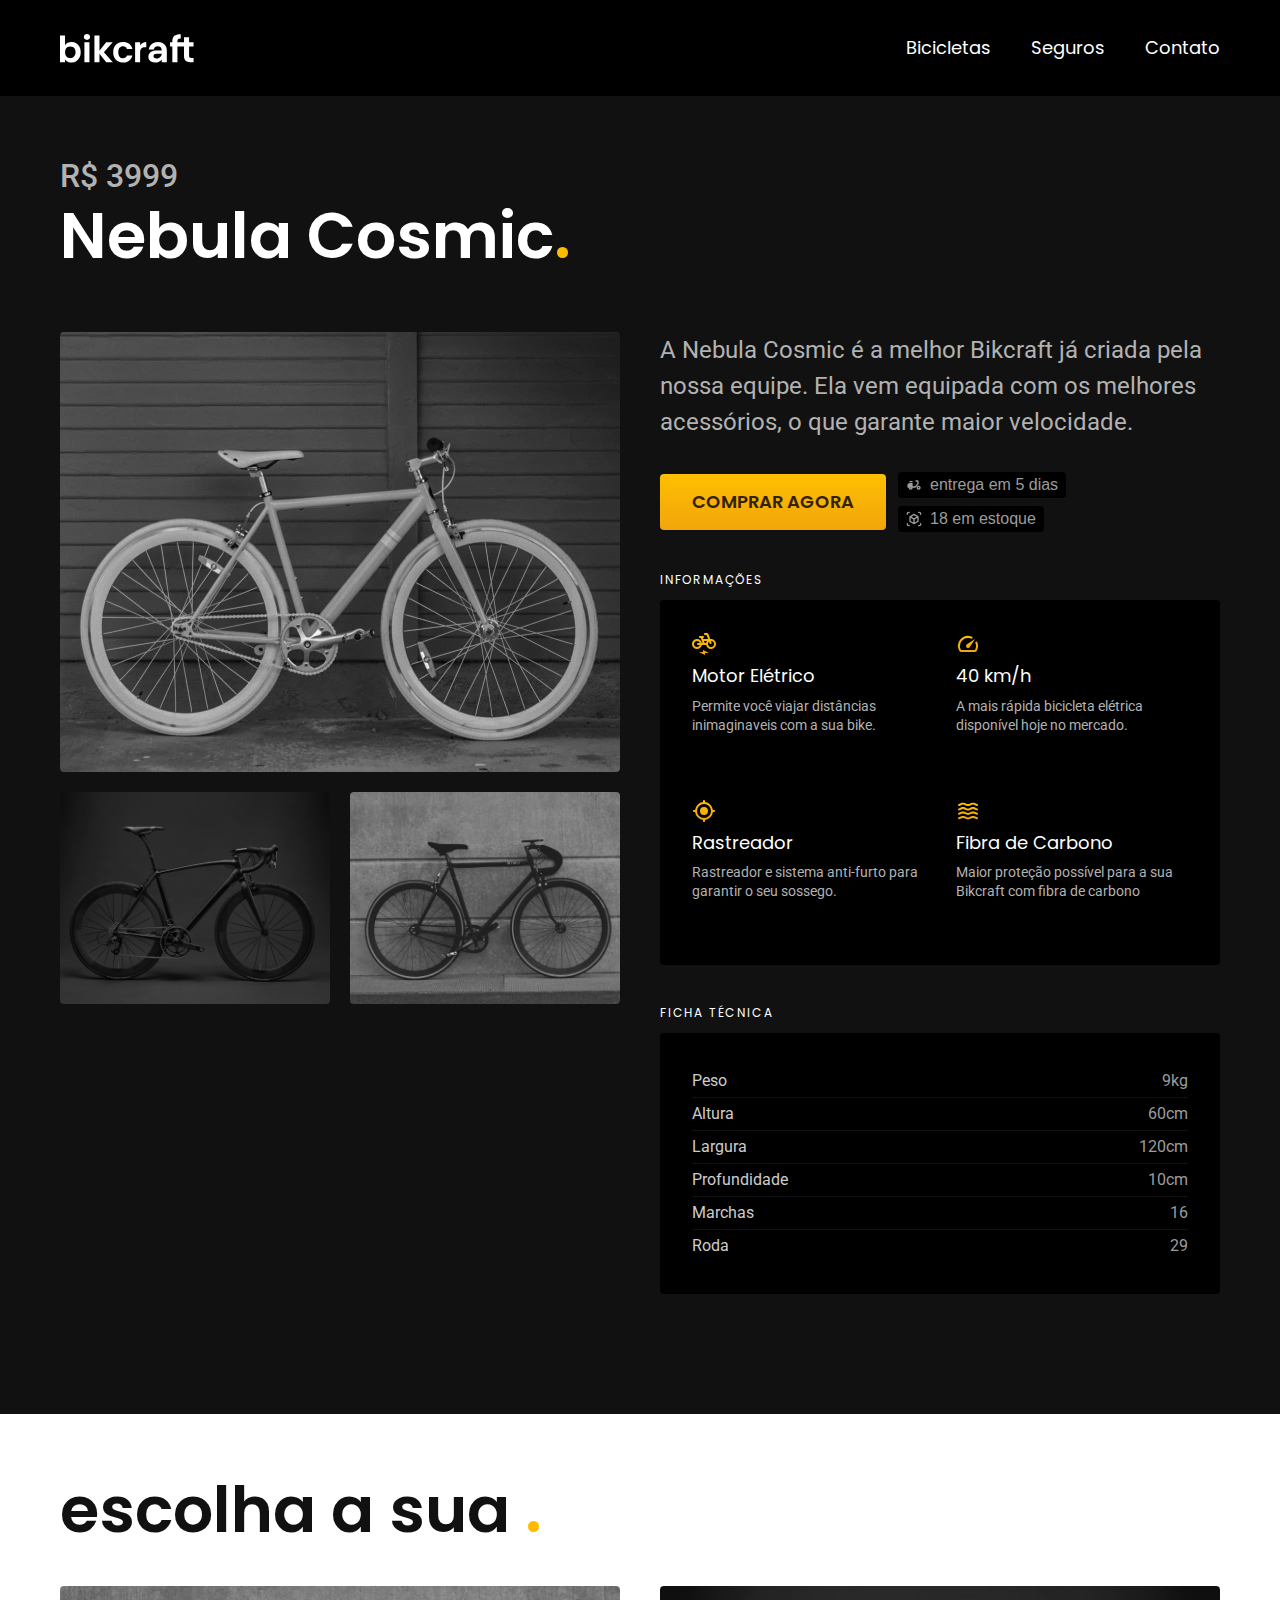
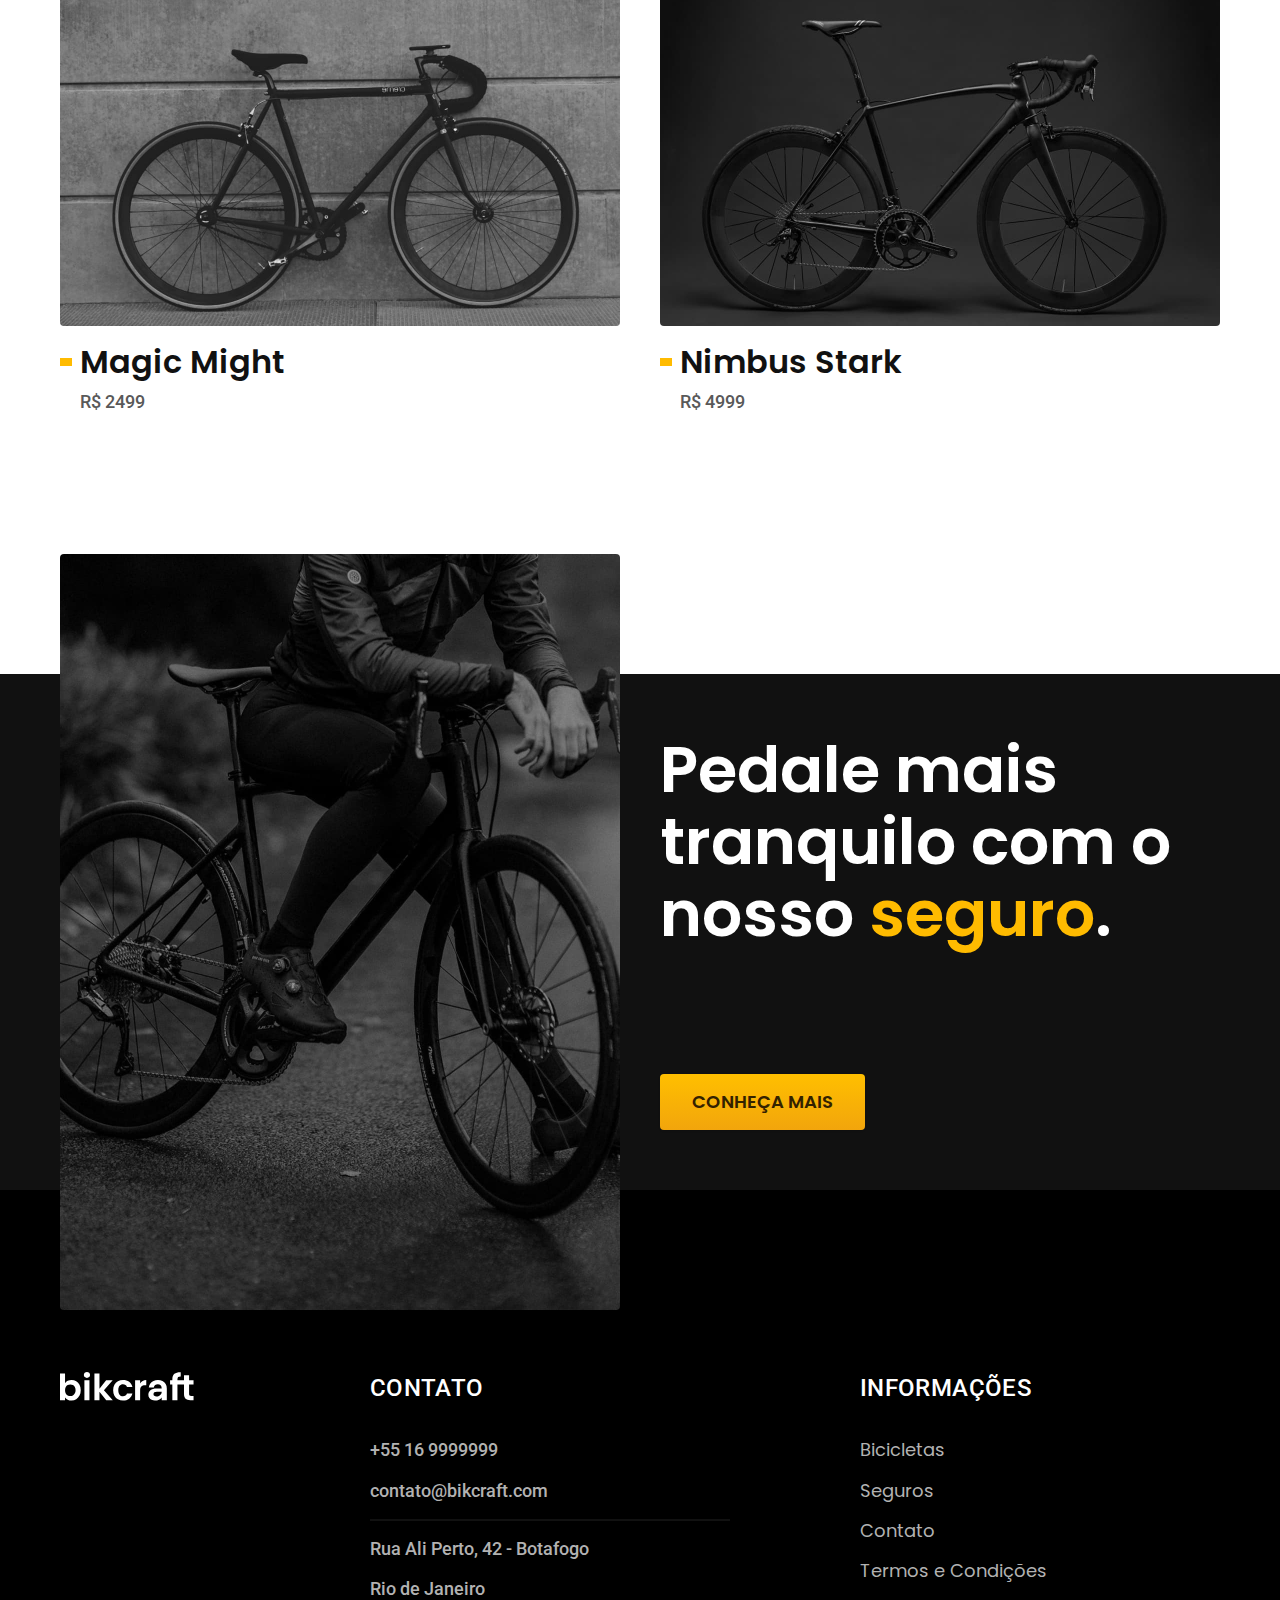
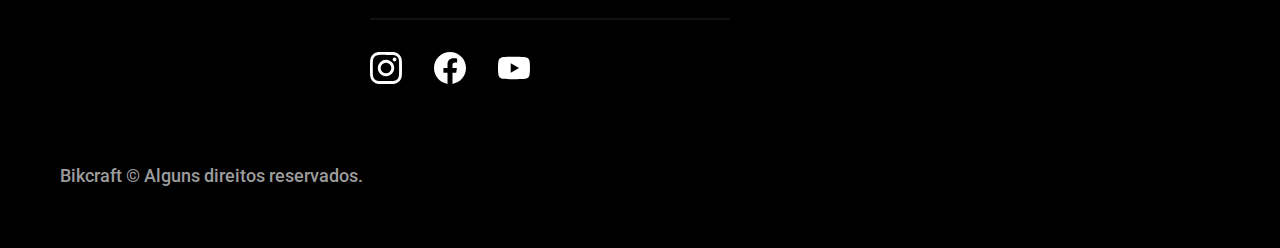
<file: bicicletas/nebula.html>
<!DOCTYPE html>
<html lang="pt-br">

<head>
  <meta charset="UTF-8">
  <meta name="viewport" content="width=device-width, initial-scale=1.0">

  <title> Nebula | Bikcraft </title>
  <meta name="description" content="Nebula.">

  <link rel="stylesheet" href="../css/style.css">

  <link rel="preconnect" href="https://fonts.googleapis.com">
  <link rel="preconnect" href="https://fonts.gstatic.com" crossorigin>
  <link
    href="https://fonts.googleapis.com/css2?family=Merriweather:ital,wght@1,900&family=Poppins:wght@400;600&family=Roboto:wght@500&display=swap"
    rel="stylesheet">
<script>document.documentElement.classList.add('js');</script>    
</head>

<body id="bicicleta">
  <header class="header-bg">
    <div class="header container">
      <a href="../">
        <img src="../img/bikcraft.svg" alt="Bikcraft">
      </a>
      <nav aria-label="primaria">
        <ul class="header-menu font-1-m cor-0">
          <li><a href="../bicicletas.html">Bicicletas</a></li>
          <li><a href="../seguros.html">Seguros</a></li>
          <li><a href="../contato.html">Contato</a></li>
        </ul>
      </nav>
    </div>
  </header>

  <main class="titulo-bg">
    <div>
      <div class="titulo container">
        <p class="font-2-xl cor-5">R$ 3999</p>
        <h1 class="font-1-xxl cor-0">Nebula Cosmic<span class="cor-p1">.</span></h1>
      </div>
    </div>
    <div class="bicicleta container">
      <div class="bicicleta-imagens">
        <img src="../img/bicicleta/nimbus3.jpg" alt="Bicicleta 1">
        <img src="../img/bicicleta/nimbus1.jpg" alt="Bicicleta 2">
        <img src="../img/bicicleta/nimbus2.jpg" alt="Bicicleta 3">
      </div>
      <div class="bicicleta-conteudo">
        <p class="font-2-l cor-5">A Nebula Cosmic é a melhor Bikcraft já criada pela nossa equipe. Ela vem equipada com
          os melhores acessórios, o que garante maior velocidade.</p>
        <div class="bicicleta-comprar">
          <a class="botao" href="../orcamento.html?tipo=bikcraft&produto=nebula">Comprar Agora</a>
          <span class="font1-xs cor-6"><img src="../img/icones/entrega.svg" alt=""> entrega em 5 dias</span>
          <span class="font1-xs cor-6"><img src="../img/icones/estoque.svg" alt=""> 18 em estoque</span>
        </div>
        <h2 class="font-1-xs cor-0">Informações</h2>
        <ul class="bicicleta-informacoes">
          <li>
            <img src="../img/icones/eletrica.svg" alt="">
            <h3 class="font-1-m cor-0">Motor Elétrico</h3>
            <p class="font-2-xs cor-5">Permite você viajar distâncias inimaginaveis com a sua bike.</p>
          </li>
          <li>
            <img src="../img/icones/velocidade.svg" alt="">
            <h3 class="font-1-m cor-0">40 km/h</h3>
            <p class="font-2-xs cor-5">A mais rápida bicicleta elétrica disponível hoje no mercado.</p>
          </li>
          <li>
            <img src="../img/icones/rastreador.svg" alt="">
            <h3 class="font-1-m cor-0">Rastreador</h3>
            <p class="font-2-xs cor-5">Rastreador e sistema anti-furto para garantir o seu sossego.</p>
          </li>
          <li><img src="../img/icones/carbono.svg" alt="">
            <h3 class="font-1-m cor-0">Fibra de Carbono</h3>
            <p class="font-2-xs cor-5">Maior proteção possível para a sua Bikcraft com fibra de carbono</p>
          </li>
        </ul>
        <h2 class="font-1-xs cor-0">Ficha Técnica</h2>
        <ul class="bicicleta-ficha font-2-s cor-4">
          <li>Peso <span>9kg</span></li>
          <li>Altura <span>60cm</span></li>
          <li>Largura <span>120cm</span></li>
          <li>Profundidade <span>10cm</span></li>
          <li>Marchas <span>16</span></li>
          <li>Roda <span>29</span></li>
        </ul>
      </div>
    </div>
  </main>

  <article class="bicicletas-lista container">
    <h2 class="font-1-xxl">escolha a sua <span class="cor-p1">.</span></h2>

    <ul>
      <li>
        <a href="./magic.html">
          <img src="../img/bicicletas/magic.jpg" alt="Bicicleta Preta">
          <h3 class="font-1-xl">Magic Might</h3>
          <span class="font-2-m cor-8">R$ 2499</span>
        </a>
      </li>
      <li>
        <a href="./nimbus.html">
          <img src="../img/bicicletas/nimbus.jpg" alt="Bicicleta Preta">
          <h3 class="font-1-xl">Nimbus Stark</h3>
          <span class="font-2-m cor-8">R$ 4999</span>
        </a>
      </li>
  </article>

  <article class="seguro-bg">
    <div class="seguro container">
      <div class="seguro-imagem">
        <img src="../img/fotos/seguros.jpg" alt="Pessoa parada em cima de uma bicicleta.">
      </div>
      <div class="seguro-conteudo">
        <h2 class="font-1-xxl cor-0">Pedale mais tranquilo com o nosso <span class="cor-p1">seguro</span>.</h2>
        <p class="font-2-l font-5">Inscreva-se em um dos planos do nosso seguro Bikcraft e aproveite diversos benefícios.</p>
        <a class="botao" href="../seguros.htnml">Conheça Mais</a>
      </div>
    </div>

  </article>

  <footer class="footer-bg">
    <div class="footer container">
      <img src="../img/bikcraft.svg" alt="Bikcraft">

      <div class="footer-contato">
        <h3 class="font-2-l-b cor-0">Contato</h3>
        <ul class="font-2-m cor-5">
          <li><a href="tel:+5516999999999">+55 16 9999999</a></li>
          <li><a href="mailto:contato@bikcraft.com">contato@bikcraft.com</a></li>
          <li>Rua Ali Perto, 42 - Botafogo</li>
          <li>Rio de Janeiro</li>
        </ul>
        <div class="footer-redes">
          <a href="../">
            <img src="../img/redes/instagram.svg" alt="Instagram">
          </a>
          <a href="../">
            <img src="../img/redes/facebook.svg" alt="Facebook">
          </a>
          <a href="../">
            <img src="../img/redes/youtube.svg" alt="Youtube">
          </a>
        </div>
      </div>
      <div class="footer-informacoes">
        <h3 class="font-2-l-b cor-0">Informações</h3>
        <nav>
          <ul class="font-1-m cor-5">
            <li><a href="../bicicletas.html">Bicicletas</a></li>
            <li><a href="../seguros.html">Seguros</a></li>
            <li><a href="../contatos.html">Contato</a></li>
            <li><a href="../termos.html">Termos e Condições</a></li>
          </ul>
        </nav>
      </div>
      <p class="footer-copy font-2-m cor-6">Bikcraft © Alguns direitos reservados.</p>
    </div>
  </footer>
<script src="../js/script.js"></script>
</body>
</file>
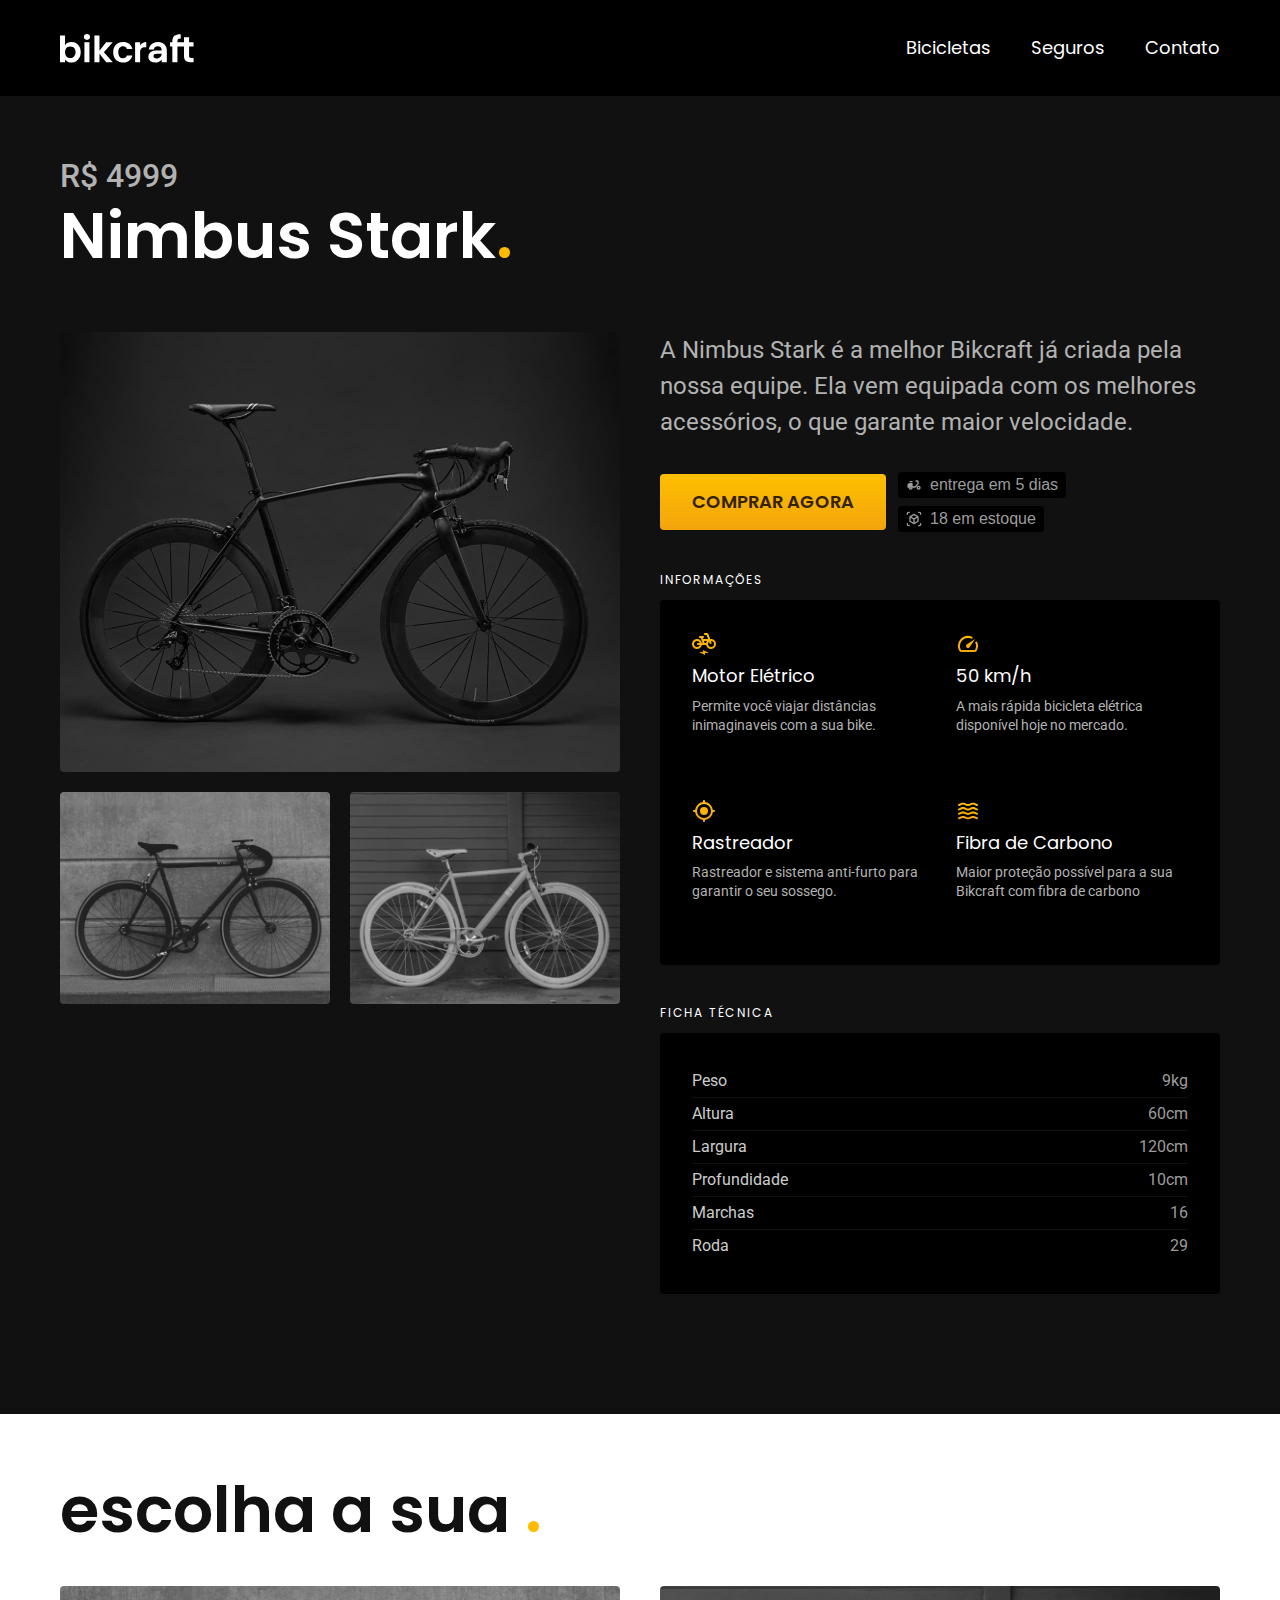
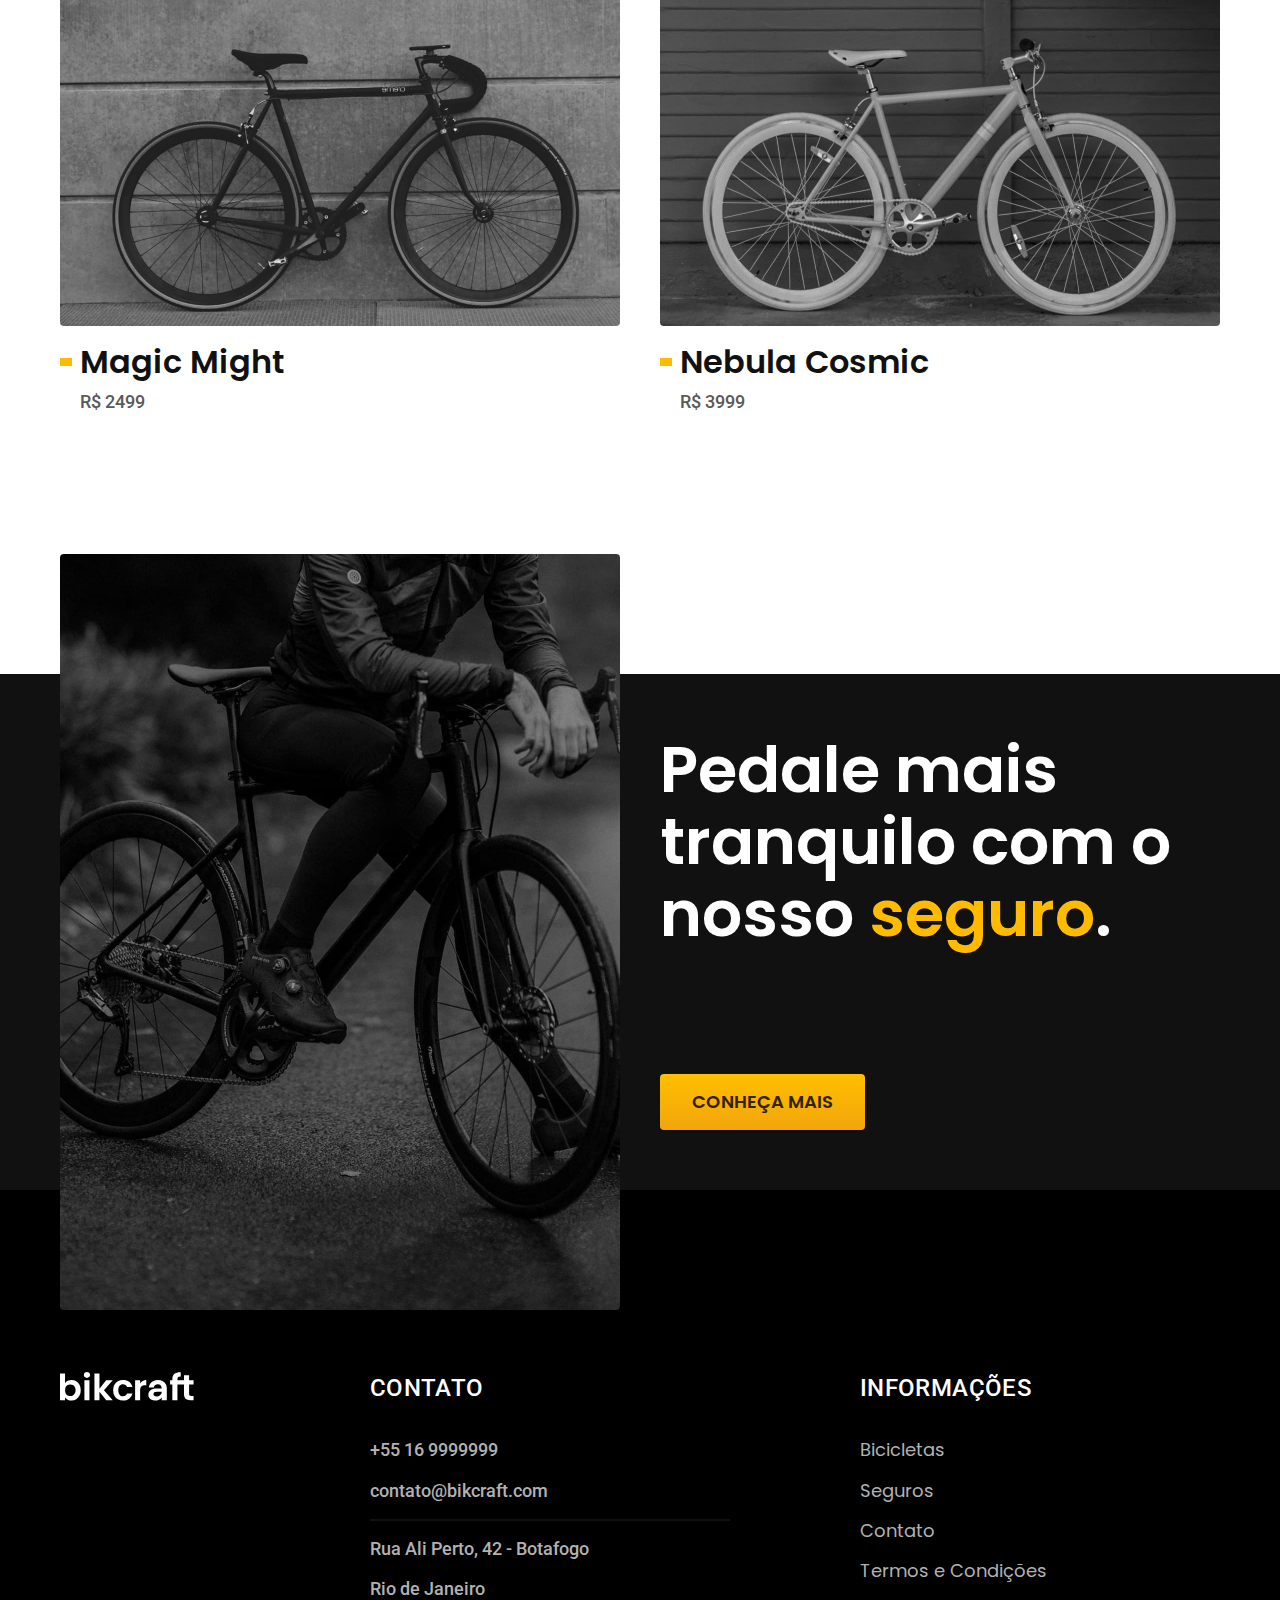
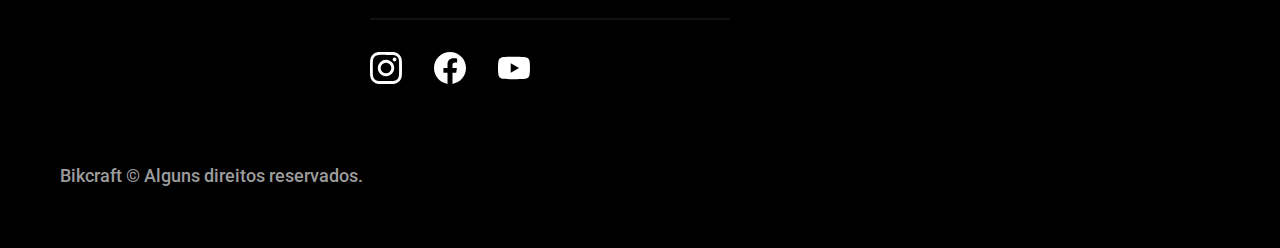
<file: bicicletas/nimbus.html>
<!DOCTYPE html>
<html lang="pt-br">

<head>
  <meta charset="UTF-8">
  <meta name="viewport" content="width=device-width, initial-scale=1.0">

  <title> Nimbus | Bikcraft </title>
  <meta name="description" content="Nimbus.">

  <link rel="stylesheet" href="../css/style.css">

  <link rel="preconnect" href="https://fonts.googleapis.com">
  <link rel="preconnect" href="https://fonts.gstatic.com" crossorigin>
  <link
    href="https://fonts.googleapis.com/css2?family=Merriweather:ital,wght@1,900&family=Poppins:wght@400;600&family=Roboto:wght@500&display=swap"
    rel="stylesheet">
<script>document.documentElement.classList.add('js');</script>    
</head>

<body id="bicicleta">
  <header class="header-bg">
    <div class="header container">
      <a href="../">
        <img src="../img/bikcraft.svg" alt="Bikcraft">
      </a>
      <nav aria-label="primaria">
        <ul class="header-menu font-1-m cor-0">
          <li><a href="../bicicletas.html">Bicicletas</a></li>
          <li><a href="../seguros.html">Seguros</a></li>
          <li><a href="../contato.html">Contato</a></li>
        </ul>
      </nav>
    </div>
  </header>

  <main class="titulo-bg">
    <div>
      <div class="titulo container">
        <p class="font-2-xl cor-5">R$ 4999</p>
        <h1 class="font-1-xxl cor-0">Nimbus Stark<span class="cor-p1">.</span></h1>
      </div>
    </div>
    <div class="bicicleta container">
      <div class="bicicleta-imagens">
        <img src="../img/bicicleta/nimbus1.jpg" alt="Bicicleta 1">
        <img src="../img/bicicleta/nimbus2.jpg" alt="Bicicleta 2">
        <img src="../img/bicicleta/nimbus3.jpg" alt="Bicicleta 3">
      </div>
      <div class="bicicleta-conteudo">
        <p class="font-2-l cor-5">A Nimbus Stark é a melhor Bikcraft já criada pela nossa equipe. Ela vem equipada com
          os melhores acessórios, o que garante maior velocidade.</p>
        <div class="bicicleta-comprar">
          <a class="botao" href="../orcamento.html?tipo=bikcraft&produto=nimbus">Comprar Agora</a>
          <span class="font1-xs cor-6"><img src="../img/icones/entrega.svg" alt=""> entrega em 5 dias</span>
          <span class="font1-xs cor-6"><img src="../img/icones/estoque.svg" alt=""> 18 em estoque</span>
        </div>
        <h2 class="font-1-xs cor-0">Informações</h2>
        <ul class="bicicleta-informacoes">
          <li>
            <img src="../img/icones/eletrica.svg" alt="">
            <h3 class="font-1-m cor-0">Motor Elétrico</h3>
            <p class="font-2-xs cor-5">Permite você viajar distâncias inimaginaveis com a sua bike.</p>
          </li>
          <li>
            <img src="../img/icones/velocidade.svg" alt="">
            <h3 class="font-1-m cor-0">50 km/h</h3>
            <p class="font-2-xs cor-5">A mais rápida bicicleta elétrica disponível hoje no mercado.</p>
          </li>
          <li>
            <img src="../img/icones/rastreador.svg" alt="">
            <h3 class="font-1-m cor-0">Rastreador</h3>
            <p class="font-2-xs cor-5">Rastreador e sistema anti-furto para garantir o seu sossego.</p>
          </li>
          <li><img src="../img/icones/carbono.svg" alt="">
            <h3 class="font-1-m cor-0">Fibra de Carbono</h3>
            <p class="font-2-xs cor-5">Maior proteção possível para a sua Bikcraft com fibra de carbono</p>
          </li>
        </ul>
        <h2 class="font-1-xs cor-0">Ficha Técnica</h2>
        <ul class="bicicleta-ficha font-2-s cor-4">
          <li>Peso <span>9kg</span></li>
          <li>Altura <span>60cm</span></li>
          <li>Largura <span>120cm</span></li>
          <li>Profundidade <span>10cm</span></li>
          <li>Marchas <span>16</span></li>
          <li>Roda <span>29</span></li>
        </ul>
      </div>
    </div>
  </main>

  <article class="bicicletas-lista container">
    <h2 class="font-1-xxl">escolha a sua <span class="cor-p1">.</span></h2>

    <ul>
      <li>
        <a href="./magic.html">
          <img src="../img/bicicletas/magic.jpg" alt="Bicicleta Preta">
          <h3 class="font-1-xl">Magic Might</h3>
          <span class="font-2-m cor-8">R$ 2499</span>
        </a>
      </li>
      <li>
        <a href="./nebula.html">
          <img src="../img/bicicletas/nebula.jpg" alt="Bicicleta Preta">
          <h3 class="font-1-xl">Nebula Cosmic</h3>
          <span class="font-2-m cor-8">R$ 3999</span>
        </a>
      </li>
  </article>

  <article class="seguro-bg">
    <div class="seguro container">
      <div class="seguro-imagem">
        <img src="../img/fotos/seguros.jpg" alt="Pessoa parada em cima de uma bicicleta.">
      </div>
      <div class="seguro-conteudo">
        <h2 class="font-1-xxl cor-0">Pedale mais tranquilo com o nosso <span class="cor-p1">seguro</span>.</h2>
        <p class="font-2-l font-5">Inscreva-se em um dos planos do nosso seguro Bikcraft e aproveite diversos benefícios.</p>
        <a class="botao" href="../seguros.htnml">Conheça Mais</a>
      </div>
    </div>

  </article>

  <footer class="footer-bg">
    <div class="footer container">
      <img src="../img/bikcraft.svg" alt="Bikcraft">

      <div class="footer-contato">
        <h3 class="font-2-l-b cor-0">Contato</h3>
        <ul class="font-2-m cor-5">
          <li><a href="tel:+5516999999999">+55 16 9999999</a></li>
          <li><a href="mailto:contato@bikcraft.com">contato@bikcraft.com</a></li>
          <li>Rua Ali Perto, 42 - Botafogo</li>
          <li>Rio de Janeiro</li>
        </ul>
        <div class="footer-redes">
          <a href="../">
            <img src="../img/redes/instagram.svg" alt="Instagram">
          </a>
          <a href="../">
            <img src="../img/redes/facebook.svg" alt="Facebook">
          </a>
          <a href="../">
            <img src="../img/redes/youtube.svg" alt="Youtube">
          </a>
        </div>
      </div>
      <div class="footer-informacoes">
        <h3 class="font-2-l-b cor-0">Informações</h3>
        <nav>
          <ul class="font-1-m cor-5">
            <li><a href="../bicicletas.html">Bicicletas</a></li>
            <li><a href="../seguros.html">Seguros</a></li>
            <li><a href="../contatos.html">Contato</a></li>
            <li><a href="../termos.html">Termos e Condições</a></li>
          </ul>
        </nav>
      </div>
      <p class="footer-copy font-2-m cor-6">Bikcraft © Alguns direitos reservados.</p>
    </div>
  </footer>
<script src="../js/script.js"></script>
</body>
</file>
<file: css/style.css>
@import "./global/global.css";
@import "./utilidades/tipografia.css";
@import "./utilidades/cores.css";
@import "./utilidades/animacao.css";

@import "./global/header.css";
@import "./global/footer.css";

/* Utilidades */
@import "./utilidades/componentes.css";
@import "./utilidades/formulario.css";

/* Home */
@import "./home/introducao.css";
@import "./home/tecnologia.css";
@import "./home/parceiros.css";
@import "./home/depoimento.css";

/* Bicicletas */
@import "./bicicletas/bicicletas-lista.css";
@import "./bicicletas/bicicletas.css";

/* Bicicleta */
@import "./bicicleta/bicicleta.css";
@import "./bicicleta/seguro.css";


/* Seguros */
@import "./seguros/seguros.css";
@import "./seguros/vantagens.css";
@import "./seguros/perguntas.css";

/* Contato */
@import "./contato/contato.css";
@import "./contato/lojas.css";

/* Orçamento */
@import "./orcamento/orcamento.css";

/* Termos */
@import "./termos/termos.css";
</file>
